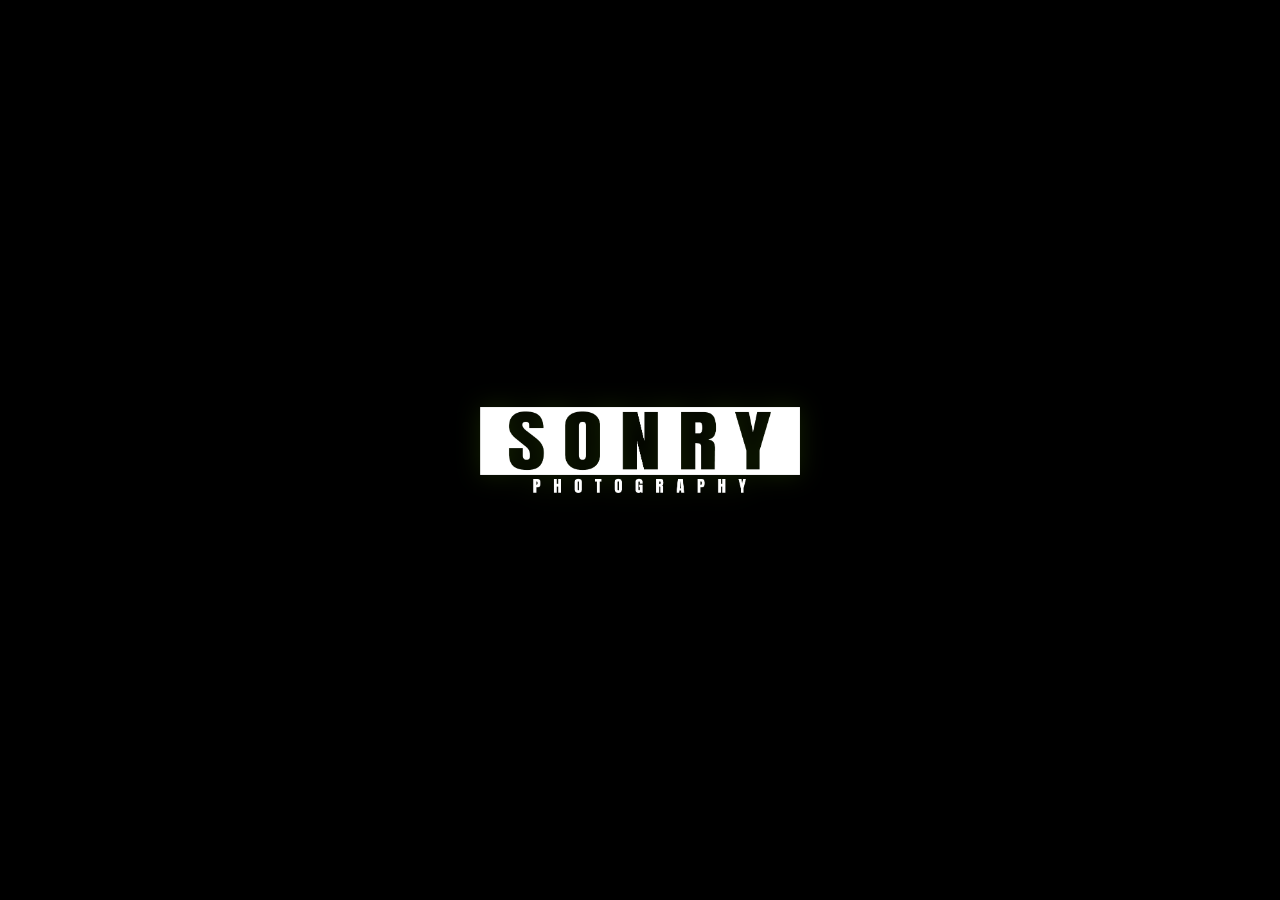
<file: index.html>
<!doctype html>
<html lang="es">
<head>
  <meta charset="utf-8"><meta name="viewport" content="width=device-width, initial-scale=1">
  <meta name="theme-color" content="#090909"><title>Smok Game</title>
  <link rel="stylesheet" href="assets/css/app.css">
</head>
<body class="splash-body">
  <main class="splash">
    <img class="splash-logo" src="assets/intro-logo.png" alt="Smok Game">
  </main>
  <script>
    window.setTimeout(() => location.replace('login.html'), 1900);
  </script>
</body>
</html>
</file>
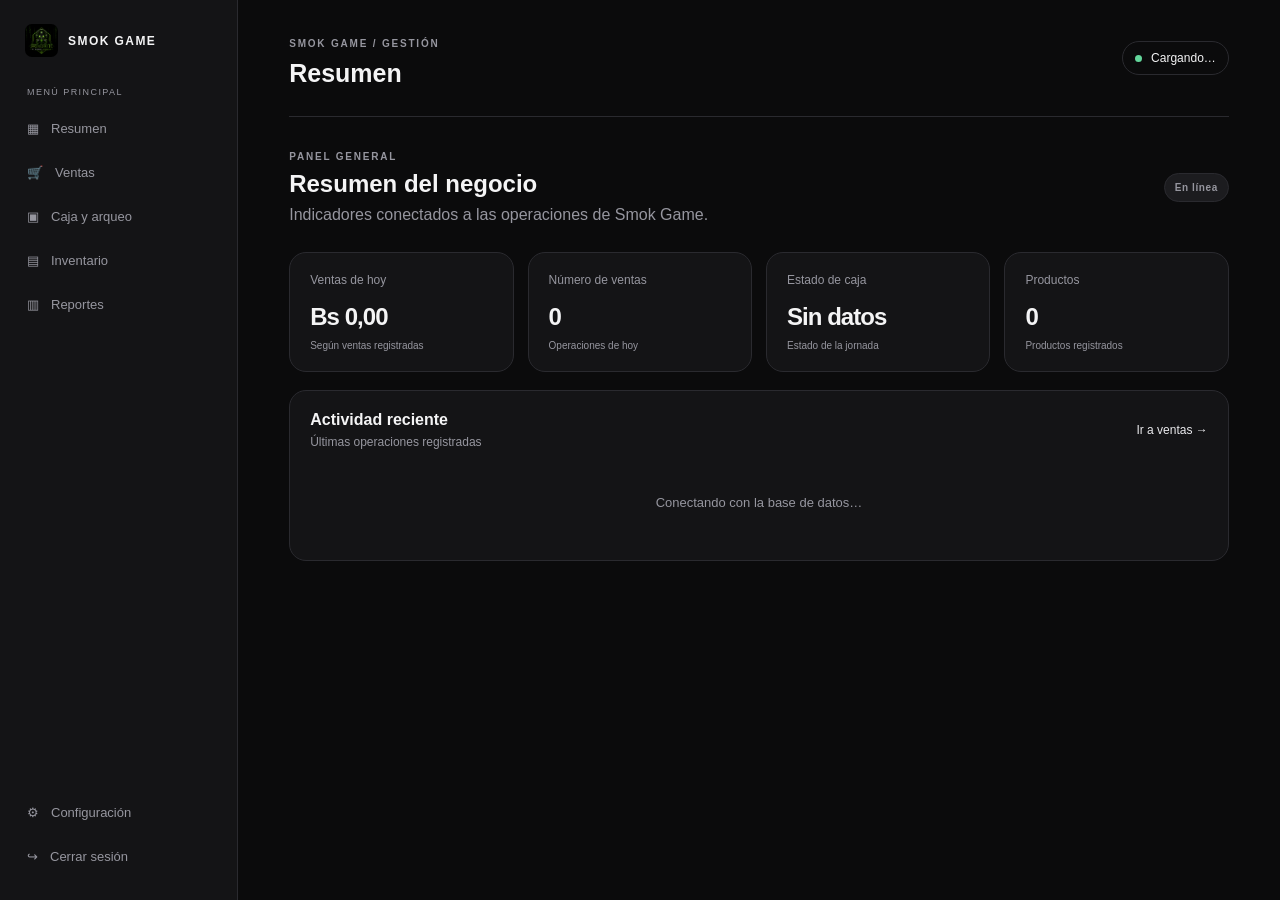
<file: app.html>
<!doctype html>
<html lang="es">
<head>
  <meta charset="utf-8"><meta name="viewport" content="width=device-width, initial-scale=1">
  <title>Panel · Smok Game</title><link rel="stylesheet" href="assets/css/app.css">
</head>
<body data-page="dashboard">
  <div class="app-shell">
    <aside class="sidebar">
      <a class="brand" href="app.html" aria-label="Volver al resumen del administrador">
  <img src="assets/smok-game-neon.jpg" alt="Smok Game">
  <span>SMOK GAME</span>
</a>
      <div class="sidebar-label">MENÚ PRINCIPAL</div>
      <nav id="main-nav">
        <a href="app.html" data-section="dashboard">▦ <span>Resumen</span></a>
        <a href="sales.html" data-section="sales">🛒 <span>Ventas</span></a>
        <a href="cash.html" data-section="cash">▣ <span>Caja y arqueo</span></a>
        <a href="inventory.html" data-section="inventory">▤ <span>Inventario</span></a>
        <a href="reports.html">▥ <span>Reportes</span></a>
      </nav>
      <div class="sidebar-bottom">
        <a href="app.html#settings" data-section="settings">⚙ <span>Configuración</span></a>
        <button id="logout-btn" class="nav-button">↪ <span>Cerrar sesión</span></button>
      </div>
    </aside>
    <main class="main-content">
      <header class="topbar"><div><p class="eyebrow">SMOK GAME / GESTIÓN</p><h1 id="page-title">Resumen</h1></div><div class="user-chip"><span class="status-dot"></span><span id="current-user">Cargando…</span></div></header>
      <section id="section-dashboard" class="content-section">
        <div class="welcome"><div><p class="eyebrow">PANEL GENERAL</p><h2>Resumen del negocio</h2><p class="muted">Indicadores conectados a las operaciones de Smok Game.</p></div><span class="badge">En línea</span></div>
        <div class="metric-grid">
          <article class="metric-card"><span>Ventas de hoy</span><strong id="metric-sales">Bs 0,00</strong><small>Según ventas registradas</small></article>
          <article class="metric-card"><span>Número de ventas</span><strong id="metric-count">0</strong><small>Operaciones de hoy</small></article>
          <article class="metric-card"><span>Estado de caja</span><strong id="metric-cash">Sin datos</strong><small>Estado de la jornada</small></article>
          <article class="metric-card"><span>Productos</span><strong id="metric-products">0</strong><small>Productos registrados</small></article>
        </div>
        <article class="panel"><div class="panel-heading"><div><h3>Actividad reciente</h3><p class="muted">Últimas operaciones registradas</p></div><a class="text-link" href="sales.html">Ir a ventas →</a></div><div id="recent-activity" class="empty-state">Conectando con la base de datos…</div></article>
      </section>
      <section id="section-cash" class="content-section hidden"><div class="welcome"><div><p class="eyebrow">OPERACIONES</p><h2>Caja y arqueo</h2><p class="muted">Aperturas, movimientos, cierres y diferencias.</p></div></div><article class="panel"><p>El módulo de caja se activará conectado a las tablas y permisos definidos en Supabase.</p></article></section>
      <section id="section-inventory" class="content-section hidden"><div class="welcome"><div><p class="eyebrow">CATÁLOGO</p><h2>Inventario</h2><p class="muted">Productos, existencias y movimientos.</p></div></div><article class="panel"><p>El módulo de inventario se conectará a la base de datos de Smok Game.</p></article></section>
      <section id="section-reports" class="content-section hidden"><div class="welcome"><div><p class="eyebrow">ANÁLISIS</p><h2>Reportes</h2><p class="muted">Ventas, métodos de pago, cierres y existencias.</p></div></div><article class="panel"><p>Los reportes se calcularán a partir de los datos reales registrados.</p></article></section>
      <section id="section-settings" class="content-section hidden"><div class="welcome"><div><p class="eyebrow">PERSONALIZACIÓN</p><h2>Configuración</h2><p class="muted">Apariencia y administración de usuarios.</p></div></div>
        <article class="panel"><div class="panel-heading"><div><h3>Apariencia</h3><p class="muted">El tema se guarda en este dispositivo.</p></div></div><div class="theme-grid">
          <button class="theme-option" data-theme="tierra"><i class="swatch tierra"></i><span>Tierra</span></button>
          <button class="theme-option" data-theme="carbon"><i class="swatch carbon"></i><span>Carbón</span></button>
          <button class="theme-option" data-theme="rosa"><i class="swatch rosa"></i><span>Rosa</span></button>
          <button class="theme-option" data-theme="bosque"><i class="swatch bosque"></i><span>Bosque</span></button>
          <button class="theme-option" data-theme="oceano"><i class="swatch oceano"></i><span>Océano</span></button>
          <button class="theme-option" data-theme="nieve"><i class="swatch nieve"></i><span>Nieve</span></button>
        </div></article>
        <article class="panel" id="users-panel"><div class="panel-heading"><div><h3>Usuarios y permisos</h3><p class="muted">Crea cuentas y asigna permisos individuales.</p></div><button id="new-user-btn" class="primary-btn compact">＋ Crear usuario</button></div><div id="users-table-wrap" class="table-wrap"><p class="muted">Cargando usuarios…</p></div>
          <div id="user-form-wrap" class="hidden">
            <form id="user-form" class="user-form"><h3>Nuevo trabajador</h3><label>Nombre completo<input name="full_name" required></label><label>Nombre de usuario<input name="username" pattern="[a-zA-Z0-9._-]{3,32}" required></label><label>Contraseña inicial<input name="password" type="password" minlength="10" required></label>
            <p class="muted small">La contraseña debe tener al menos 10 caracteres. No se podrá consultar después de crear la cuenta; podrás restablecerla.</p>
            <div id="permission-list" class="permission-grid"></div><p id="user-form-error" class="error"></p><div class="form-actions"><button type="button" id="cancel-user-btn" class="secondary-btn">Cancelar</button><button class="primary-btn" type="submit">Crear usuario</button></div></form>
          </div>
        </article>
      </section>
    </main>
  </div>
  <script type="module" src="assets/js/app.js"></script>
</body>
</html>
</file>
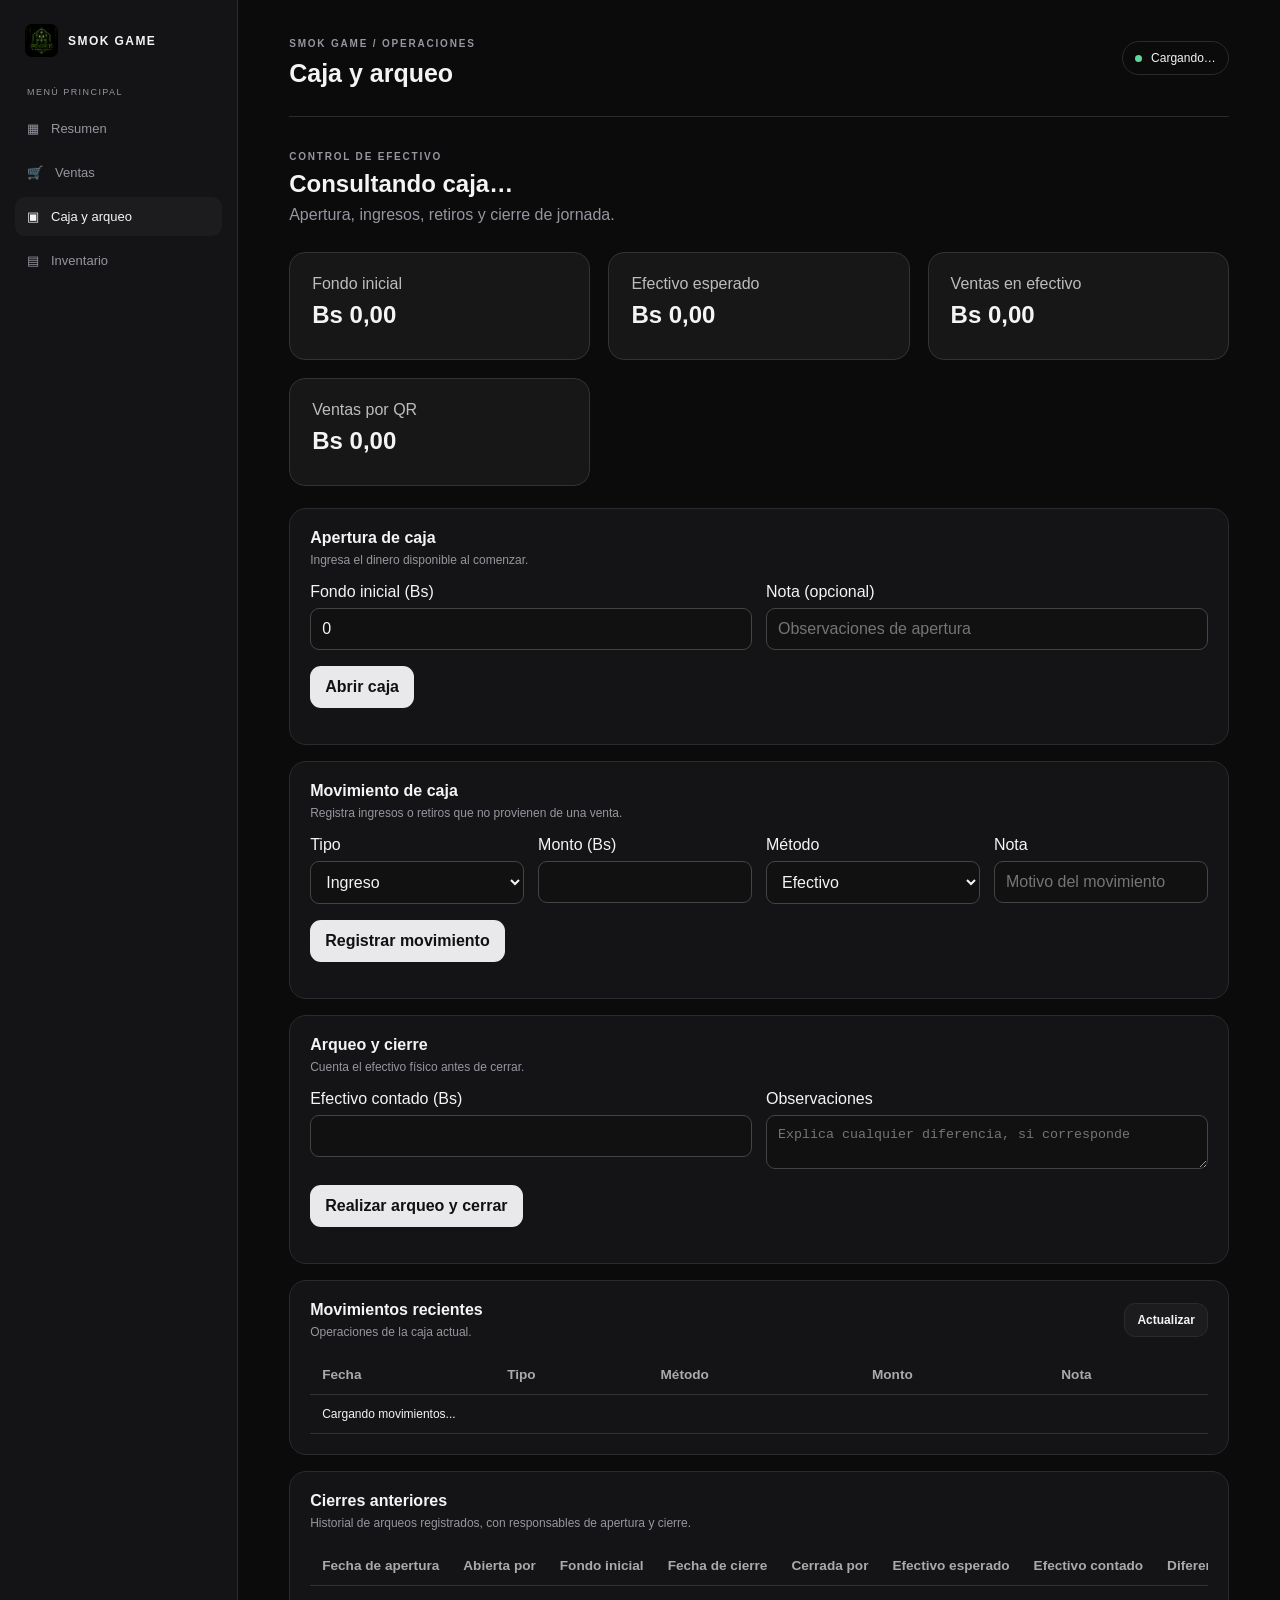
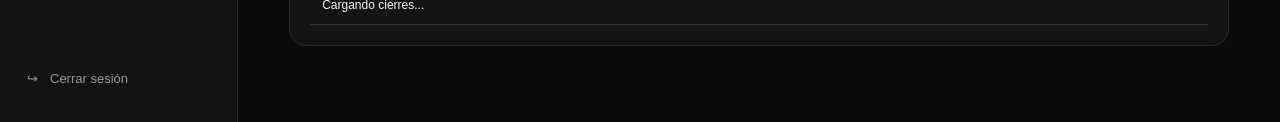
<file: cash.html>
<html lang="es">
<head>
  <meta charset="utf-8">
  <meta name="viewport" content="width=device-width, initial-scale=1">
  <title>Caja y arqueo · Smok Game</title>
  <link rel="stylesheet" href="assets/css/app.css">
  <style>
    .cash-grid {
      display: grid;
      grid-template-columns: repeat(auto-fit, minmax(230px, 1fr));
      gap: 18px;
      margin-bottom: 22px;
    }

    .cash-card {
      padding: 22px;
      border: 1px solid var(--border-color, #333);
      border-radius: 16px;
      background: var(--panel-bg, #171717);
    }

    .cash-card h3 { margin: 0 0 10px; }
    .cash-card strong { font-size: 1.5rem; display: block; margin: 8px 0; }

    .cash-form {
      display: grid;
      grid-template-columns: repeat(auto-fit, minmax(200px, 1fr));
      gap: 14px;
    }

    .cash-form label {
      display: flex;
      flex-direction: column;
      gap: 7px;
    }

    .cash-form input,
    .cash-form select,
    .cash-form textarea {
      width: 100%;
      padding: 11px;
      border-radius: 9px;
      border: 1px solid var(--border-color, #444);
      background: var(--input-bg, #111);
      color: inherit;
    }

    .cash-actions {
      display: flex;
      gap: 10px;
      flex-wrap: wrap;
      margin-top: 16px;
    }

    .cash-table {
      width: 100%;
      border-collapse: collapse;
    }

    .cash-table th,
    .cash-table td {
      text-align: left;
      padding: 12px;
      border-bottom: 1px solid var(--border-color, #333);
      white-space: nowrap;
    }

    .cash-table th {
      font-size: 0.85rem;
      color: var(--text-muted, #aaa);
    }

    .cash-message { margin-top: 12px; }
    .cash-positive { color: #48d597; }
    .cash-negative { color: #ff8585; }
    .cash-muted { opacity: 0.75; }

    .cash-table-wrap {
      width: 100%;
      overflow-x: auto;
    }

    @media (max-width: 600px) {
      .cash-card { padding: 16px; }
      .cash-card strong { font-size: 1.3rem; }
      .cash-table th,
      .cash-table td { padding: 10px; }
    }
  </style>
</head>
<body>
  <div class="app-shell">
    <aside class="sidebar">
      <a class="brand" href="app.html">
        <img src="assets/smok-game-neon.jpg" alt="">
        <span>SMOK GAME</span>
      </a>
  <div class="sidebar-label">MENÚ PRINCIPAL</div>

  <nav id="cash-nav">
    <a href="app.html">▦ <span>Resumen</span></a>
    <a href="sales.html">🛒 <span>Ventas</span></a>
    <a href="cash.html" class="active">▣ <span>Caja y arqueo</span></a>
    <a href="inventory.html">▤ <span>Inventario</span></a>
  </nav>

  <div class="sidebar-bottom">
    <button id="cash-logout" class="nav-button" type="button">
      ↪ <span>Cerrar sesión</span>
    </button>
  </div>
</aside>

<main class="main-content">
  <header class="topbar">
    <div>
      <p class="eyebrow">SMOK GAME / OPERACIONES</p>
      <h1>Caja y arqueo</h1>
    </div>

    <div class="user-chip">
      <span class="status-dot"></span>
      <span id="cash-user">Cargando…</span>
    </div>
  </header>

  <section class="content-section">
    <div class="welcome">
      <div>
        <p class="eyebrow">CONTROL DE EFECTIVO</p>
        <h2 id="cash-status-title">Consultando caja…</h2>
        <p class="muted">Apertura, ingresos, retiros y cierre de jornada.</p>
      </div>
    </div>

    <!-- Resumen de caja -->
    <div class="cash-grid">
      <article class="cash-card">
        <span class="cash-muted">Fondo inicial</span>
        <strong id="cash-opening">Bs 0,00</strong>
      </article>

      <article class="cash-card">
        <span class="cash-muted">Efectivo esperado</span>
        <strong id="cash-expected">Bs 0,00</strong>
      </article>

      <article class="cash-card">
        <span class="cash-muted">Ventas en efectivo</span>
        <strong id="cash-sales">Bs 0,00</strong>
      </article>

      <article class="cash-card">
        <span class="cash-muted">Ventas por QR</span>
        <strong id="cash-qr">Bs 0,00</strong>
      </article>
    </div>

    <!-- Apertura -->
    <article class="panel">
      <div class="panel-heading">
        <div>
          <h3>Apertura de caja</h3>
          <p class="muted">Ingresa el dinero disponible al comenzar.</p>
        </div>
      </div>

      <form id="cash-open-form">
        <div class="cash-form">
          <label>
            Fondo inicial (Bs)
            <input id="opening-amount" type="number" min="0" step="0.01" value="0" required>
          </label>

          <label>
            Nota (opcional)
            <input id="opening-note" maxlength="250" placeholder="Observaciones de apertura">
          </label>
        </div>

        <div class="cash-actions">
          <button class="primary-btn" type="submit" id="cash-open-btn">Abrir caja</button>
        </div>
      </form>
    </article>

    <!-- Movimientos de caja -->
    <article class="panel">
      <div class="panel-heading">
        <div>
          <h3>Movimiento de caja</h3>
          <p class="muted">Registra ingresos o retiros que no provienen de una venta.</p>
        </div>
      </div>

      <form id="cash-movement-form">
        <div class="cash-form">
          <label>
            Tipo
            <select id="movement-type">
              <option value="income">Ingreso</option>
              <option value="withdrawal">Retiro</option>
            </select>
          </label>

          <label>
            Monto (Bs)
            <input id="movement-amount" type="number" min="0.01" step="0.01" required>
          </label>

          <label>
            Método
            <select id="movement-method">
              <option value="efectivo">Efectivo</option>
              <option value="qr">QR</option>
            </select>
          </label>

          <label>
            Nota
            <input id="movement-note" maxlength="250" placeholder="Motivo del movimiento" required>
          </label>
        </div>

        <div class="cash-actions">
          <button class="primary-btn" type="submit" id="cash-movement-btn">
            Registrar movimiento
          </button>
        </div>
      </form>

      <p id="cash-movement-message" class="cash-message" aria-live="polite"></p>
    </article>

    <!-- Arqueo y cierre -->
    <article class="panel">
      <div class="panel-heading">
        <div>
          <h3>Arqueo y cierre</h3>
          <p class="muted">Cuenta el efectivo físico antes de cerrar.</p>
        </div>
      </div>

      <form id="cash-close-form">
        <div class="cash-form">
          <label>
            Efectivo contado (Bs)
            <input id="counted-cash" type="number" min="0" step="0.01" required>
          </label>

          <label>
            Observaciones
            <textarea id="close-note" rows="2" maxlength="500"
              placeholder="Explica cualquier diferencia, si corresponde"></textarea>
          </label>
        </div>

        <div class="cash-actions">
          <button class="primary-btn" type="submit" id="cash-close-btn">
            Realizar arqueo y cerrar
          </button>
        </div>
      </form>

      <p id="cash-close-message" class="cash-message" aria-live="polite"></p>
    </article>

    <!-- Movimientos recientes -->
    <article class="panel">
      <div class="panel-heading">
        <div>
          <h3>Movimientos recientes</h3>
          <p class="muted">Operaciones de la caja actual.</p>
        </div>

        <button id="cash-refresh" class="secondary-btn compact" type="button">
          Actualizar
        </button>
      </div>

      <div class="cash-table-wrap">
        <table class="cash-table">
          <thead>
            <tr>
              <th>Fecha</th>
              <th>Tipo</th>
              <th>Método</th>
              <th>Monto</th>
              <th>Nota</th>
            </tr>
          </thead>

          <tbody id="cash-movements">
            <tr><td colspan="5">Cargando movimientos...</td></tr>
          </tbody>
        </table>
      </div>
    </article>

    <!-- Historial de cierres -->
    <article class="panel">
      <div class="panel-heading">
        <div>
          <h3>Cierres anteriores</h3>
          <p class="muted">
            Historial de arqueos registrados, con responsables de apertura y cierre.
          </p>
        </div>
      </div>

      <div class="cash-table-wrap">
        <table class="cash-table">
          <thead>
            <tr>
              <th>Fecha de apertura</th>
              <th>Abierta por</th>
              <th>Fondo inicial</th>
              <th>Fecha de cierre</th>
              <th>Cerrada por</th>
              <th>Efectivo esperado</th>
              <th>Efectivo contado</th>
              <th>Diferencia</th>
            </tr>
          </thead>

          <tbody id="cash-closures">
            <tr><td colspan="8">Cargando cierres...</td></tr>
          </tbody>
        </table>
      </div>
    </article>
  </section>
</main>
  </div>
  <script type="module" src="assets/js/cash.js"></script>
</body>
</html>
</file>
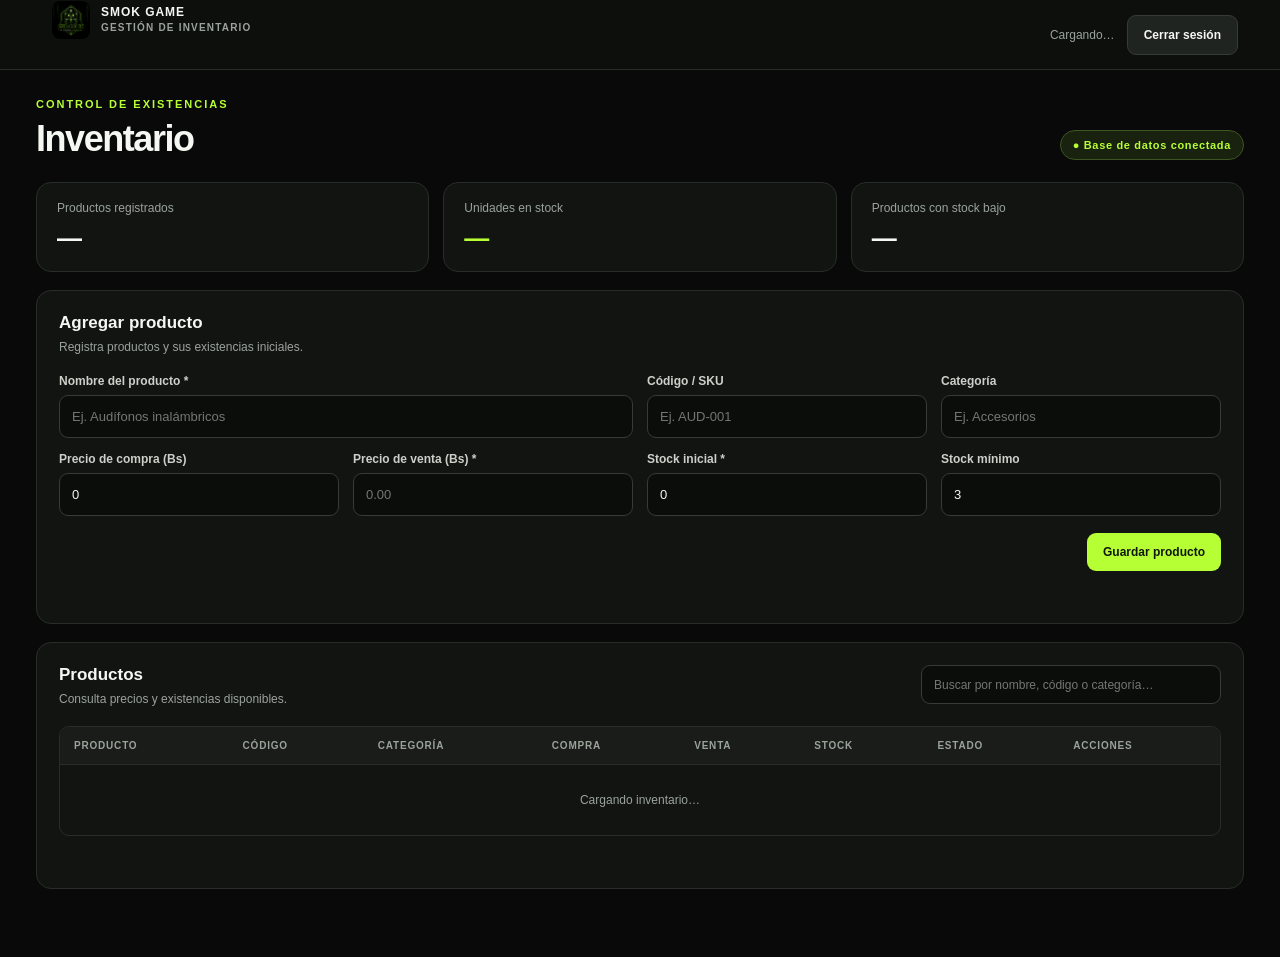
<file: inventory.html>
<!doctype html>
<html lang="es">
<head>
  <meta charset="utf-8">
  <meta name="viewport" content="width=device-width, initial-scale=1">
  <meta name="theme-color" content="#090909">
  <title>Inventario · Smok Game</title>
  <link rel="stylesheet" href="assets/css/app.css">
  <style>
    :root{--sg-bg:#090909;--sg-panel:#121412;--sg-line:#292d29;--sg-text:#f4f7f2;--sg-muted:#9aa39a;--sg-green:#b7ff35;--sg-red:#ff6666}
    body.inventory-body{margin:0;background:var(--sg-bg);color:var(--sg-text);font-family:Inter,-apple-system,BlinkMacSystemFont,"Segoe UI",sans-serif}
    .inv-header{min-height:70px;padding:0 clamp(15px,4vw,42px);display:flex;align-items:center;justify-content:space-between;gap:12px;border-bottom:1px solid var(--sg-line);background:#0d0f0d}
    .brand {
  display: inline-flex;
  align-items: center;
  gap: 11px;
  align-self: center;
  color: var(--sg-text);
  text-decoration: none;
  font-weight: 800;
  letter-spacing: .08em;
  line-height: 1.2;
  cursor: pointer;
  flex-shrink: 0;
}

.brand img {
  display: block;
  width: 38px;
  height: 38px;
  object-fit: contain;
  border-radius: 8px;
  flex-shrink: 0;
}

.brand span {
  display: block;
}

.brand small {
  display: block;
  color: var(--sg-muted);
  font-size: 10px;
  letter-spacing: .12em;
  margin-top: 3px;
}
    .user-area{display:flex;align-items:center;gap:12px;color:var(--sg-muted);font-size:12px}
    .inv-wrap{max-width:1450px;margin:auto;padding:28px clamp(14px,3vw,36px) 50px}
    .page-heading{display:flex;align-items:flex-end;justify-content:space-between;gap:12px;margin-bottom:22px}.eyebrow{font-size:11px;letter-spacing:.18em;color:var(--sg-green);font-weight:800;margin:0 0 8px}.page-heading h1{font-size:clamp(26px,3vw,36px);margin:0;letter-spacing:-.04em}.badge{border:1px solid #3d5523;background:#18220e;color:var(--sg-green);padding:8px 12px;border-radius:999px;font-size:11px;font-weight:700}
    .stats{display:grid;grid-template-columns:repeat(3,minmax(0,1fr));gap:14px;margin-bottom:18px}.stat,.panel{background:var(--sg-panel);border:1px solid var(--sg-line);border-radius:15px}.stat{padding:18px 20px}.stat span{display:block;color:var(--sg-muted);font-size:12px;margin-bottom:9px}.stat strong{font-size:25px;letter-spacing:-.04em}.stat strong.green{color:var(--sg-green)}
    .panel{padding:22px;margin-bottom:18px}.panel-head{display:flex;align-items:flex-start;justify-content:space-between;gap:12px;margin-bottom:18px}.panel h2{font-size:17px;margin:0 0 5px}.sub{font-size:12px;color:var(--sg-muted);margin:0;line-height:1.5}
    .form-grid{display:grid;grid-template-columns:repeat(4,minmax(0,1fr));gap:14px}.field{display:flex;flex-direction:column;gap:7px;min-width:0}.field label{font-size:12px;color:#cbd1c8;font-weight:650}.field input,.field select,.field textarea{box-sizing:border-box;width:100%;min-height:43px;border:1px solid #353b35;background:#0b0d0b;color:var(--sg-text);border-radius:9px;padding:10px 12px;font:inherit;font-size:13px;outline:none}.field input:focus,.field select:focus{border-color:var(--sg-green);box-shadow:0 0 0 2px #b7ff351c}.field input[readonly]{color:var(--sg-muted)}.span-2{grid-column:span 2}.form-actions{display:flex;gap:10px;justify-content:flex-end;margin-top:17px}
    .btn{border:0;border-radius:9px;padding:12px 16px;font-weight:800;font-size:12px;cursor:pointer}.btn-primary{background:var(--sg-green);color:#11170a}.btn-secondary{background:#202420;color:var(--sg-text);border:1px solid #353b35}.btn:disabled{opacity:.5;cursor:not-allowed}
    .toolbar{display:flex;gap:10px;align-items:center}.search{width:min(300px,45vw);min-height:39px;box-sizing:border-box;border:1px solid #353b35;background:#0b0d0b;color:var(--sg-text);border-radius:9px;padding:9px 12px;font-size:12px}
    .table-scroll{overflow:auto;border:1px solid var(--sg-line);border-radius:10px}table{border-collapse:collapse;width:100%;min-width:760px;text-align:left}th,td{padding:13px 14px;border-bottom:1px solid var(--sg-line);font-size:12px;white-space:nowrap}th{background:#191c19;color:var(--sg-muted);font-size:10px;letter-spacing:.08em;text-transform:uppercase}tbody tr:last-child td{border-bottom:0}tbody tr:hover{background:#171a17}.stock-pill{display:inline-flex;padding:5px 8px;border-radius:99px;background:#19230f;color:var(--sg-green);font-size:10px;font-weight:800}.stock-low{background:#2a1d0b;color:#ffbf69}.stock-out{background:#301515;color:#ff7777}.row-btn{background:transparent;color:var(--sg-green);border:1px solid #3d5523;border-radius:7px;padding:6px 9px;font-size:11px;cursor:pointer}.row-btn + .row-btn{margin-left:5px}.message{font-size:12px;line-height:1.5;margin:12px 0 0;min-height:18px}.ok{color:var(--sg-green)}.error{color:var(--sg-red)}.empty{text-align:center;color:var(--sg-muted);padding:28px}
    @media(max-width:900px){.form-grid{grid-template-columns:repeat(2,minmax(0,1fr))}.stats{gap:10px}.stat{padding:15px}}
    @media(max-width:560px){.inv-header{min-height:62px}.brand{font-size:12px;gap:8px}.brand img{width:31px;height:31px}.brand small{font-size:8px}.user-area{gap:7px;font-size:10px}.user-area .btn{padding:9px;font-size:10px}.inv-wrap{padding-top:20px}.page-heading{align-items:flex-start}.badge{display:none}.stats{grid-template-columns:1fr}.stat strong{font-size:22px}.panel{padding:16px}.form-grid{grid-template-columns:1fr}.span-2{grid-column:auto}.panel-head{flex-direction:column}.toolbar{width:100%}.search{width:100%;flex:1}.form-actions{flex-direction:column-reverse}.form-actions .btn{width:100%}}
  </style>
</head>
<body class="inventory-body" data-page="inventory">
  <header class="inv-header">
    <div class="brand"><img src="assets/smok-game-neon.jpg" alt="Smok Game"><span>SMOK GAME<small>GESTIÓN DE INVENTARIO</small></span></div>
    <div class="user-area"><span id="inventory-user">Cargando…</span><button id="inventory-logout" class="btn btn-secondary">Cerrar sesión</button></div>
  </header>

  <main class="inv-wrap">
    <div class="page-heading">
      <div><p class="eyebrow">CONTROL DE EXISTENCIAS</p><h1>Inventario</h1></div>
      <span class="badge">● Base de datos conectada</span>
    </div>

    <section class="stats">
      <article class="stat"><span>Productos registrados</span><strong id="stat-products">—</strong></article>
      <article class="stat"><span>Unidades en stock</span><strong id="stat-units" class="green">—</strong></article>
      <article class="stat"><span>Productos con stock bajo</span><strong id="stat-low">—</strong></article>
    </section>

    <section class="panel">
      <div class="panel-head"><div><h2 id="form-title">Agregar producto</h2><p class="sub">Registra productos y sus existencias iniciales.</p></div></div>
      <form id="product-form">
        <input id="product-id" type="hidden">
        <div class="form-grid">
          <div class="field span-2"><label for="product-name">Nombre del producto *</label><input id="product-name" maxlength="140" required placeholder="Ej. Audífonos inalámbricos"></div>
          <div class="field"><label for="product-sku">Código / SKU</label><input id="product-sku" maxlength="80" placeholder="Ej. AUD-001"></div>
          <div class="field"><label for="product-category">Categoría</label><input id="product-category" maxlength="100" placeholder="Ej. Accesorios"></div>
          <div class="field"><label for="product-cost">Precio de compra (Bs)</label><input id="product-cost" type="number" min="0" step="0.01" value="0" required></div>
          <div class="field"><label for="product-price">Precio de venta (Bs) *</label><input id="product-price" type="number" min="0.01" step="0.01" required placeholder="0.00"></div>
          <div class="field"><label for="product-stock">Stock inicial *</label><input id="product-stock" type="number" min="0" step="1" value="0" required></div>
          <div class="field"><label for="product-minimum">Stock mínimo</label><input id="product-minimum" type="number" min="0" step="1" value="3" required></div>
        </div>
        <div class="form-actions"><button type="button" id="cancel-edit" class="btn btn-secondary" hidden>Cancelar edición</button><button type="submit" id="save-product" class="btn btn-primary">Guardar producto</button></div>
        <p id="form-message" class="message" role="status" aria-live="polite"></p>
      </form>
    </section>

    <section class="panel">
      <div class="panel-head">
        <div><h2>Productos</h2><p class="sub">Consulta precios y existencias disponibles.</p></div>
        <div class="toolbar"><input id="inventory-search" class="search" placeholder="Buscar por nombre, código o categoría…"></div>
      </div>
      <div class="table-scroll">
        <table>
          <thead><tr><th>Producto</th><th>Código</th><th>Categoría</th><th>Compra</th><th>Venta</th><th>Stock</th><th>Estado</th><th>Acciones</th></tr></thead>
          <tbody id="inventory-rows"><tr><td colspan="8" class="empty">Cargando inventario…</td></tr></tbody>
        </table>
      </div>
      <p id="list-message" class="message" role="status"></p>
    </section>
  </main>
  <script type="module" src="assets/js/inventory.js"></script>
</body>
</html>
</file>
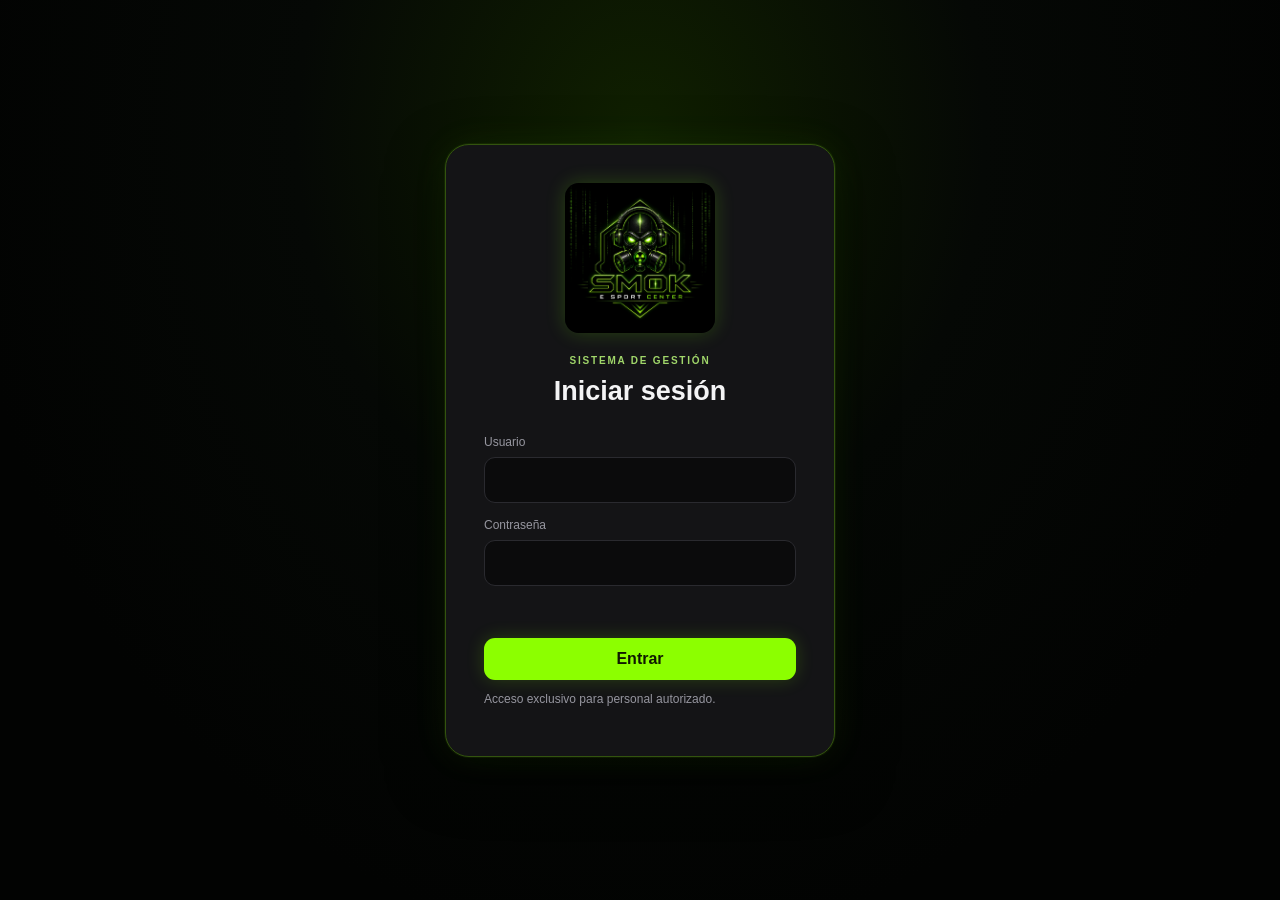
<file: login.html>
<!doctype html>
<html lang="es">
<head>
  <meta charset="utf-8"><meta name="viewport" content="width=device-width, initial-scale=1">
  <title>Iniciar sesión · Smok Game</title><link rel="stylesheet" href="assets/css/app.css">
</head>
<body class="login-body">
  <main class="login-card">
    <img class="login-logo" src="assets/smok-game-neon.jpg" alt="Smok Game">
    <p class="eyebrow">SISTEMA DE GESTIÓN</p><h1>Iniciar sesión</h1>
    <form id="login-form">
      <label for="username">Usuario</label><input id="username" name="username" autocomplete="username" required>
      <label for="password">Contraseña</label><input id="password" name="password" type="password" autocomplete="current-password" required>
      <p id="login-error" class="error" role="alert"></p>
      <button class="primary-btn" type="submit">Entrar</button>
    </form>
    <p class="muted small">Acceso exclusivo para personal autorizado.</p>
  </main>
  <script type="module" src="assets/js/login.js"></script>
</body>
</html>
</file>
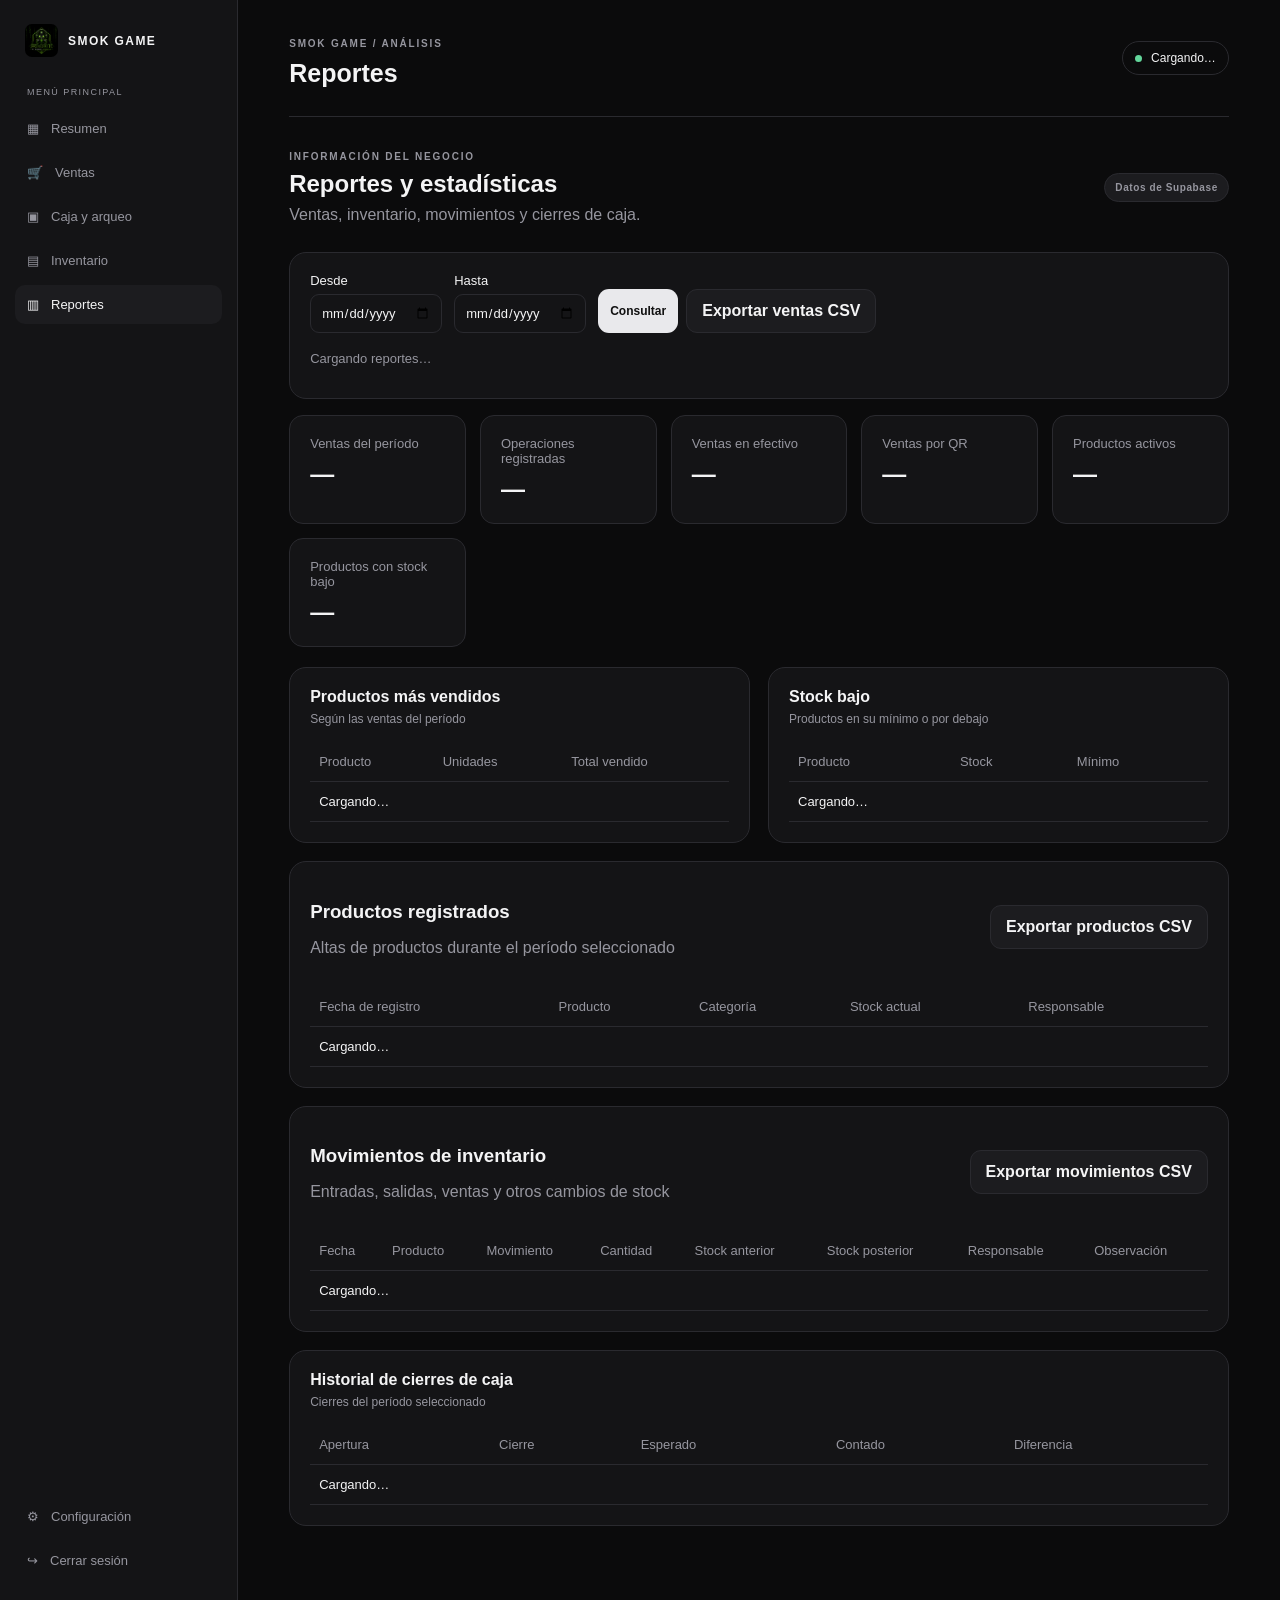
<file: reports.html>
<!DOCTYPE html>
<html lang="es">
<head>
  <meta charset="utf-8">
  <meta name="viewport" content="width=device-width, initial-scale=1">
  <title>Reportes · Smok Game</title>
  <link rel="stylesheet" href="assets/css/app.css">

  <style>
    .report-toolbar {
      display: flex;
      flex-wrap: wrap;
      gap: 12px;
      align-items: end;
      margin-bottom: 18px;
    }

    .report-toolbar label {
      display: flex;
      flex-direction: column;
      gap: 6px;
      font-size: 13px;
    }

    .report-toolbar input {
      padding: 10px;
      border-radius: 9px;
      border: 1px solid var(--border, #333);
      background: var(--surface, #181818);
      color: inherit;
    }

    .report-grid {
      display: grid;
      grid-template-columns: repeat(auto-fit, minmax(175px, 1fr));
      gap: 14px;
      margin-bottom: 20px;
    }

    .report-card {
      padding: 20px;
      border: 1px solid var(--border, #333);
      border-radius: 14px;
      background: var(--surface, #181818);
      min-width: 0;
    }

    .report-card span {
      display: block;
      font-size: 13px;
      color: var(--muted, #aaa);
      margin-bottom: 9px;
    }

    .report-card strong {
      font-size: 24px;
      overflow-wrap: anywhere;
    }

    .report-panel {
      min-width: 0;
      margin-bottom: 18px;
    }

    .report-columns {
      display: grid;
      grid-template-columns: repeat(
        auto-fit,
        minmax(min(100%, 390px), 1fr)
      );
      gap: 18px;
    }

    .report-table-wrap {
      width: 100%;
      overflow-x: auto;
    }

    .report-table {
      width: 100%;
      border-collapse: collapse;
    }

    .report-table th,
    .report-table td {
      text-align: left;
      padding: 12px 9px;
      border-bottom: 1px solid var(--border, #333);
      font-size: 13px;
      white-space: nowrap;
    }

    .report-table th {
      color: var(--muted, #aaa);
      font-weight: 500;
    }

    .report-message {
      margin: 12px 0;
      color: var(--muted, #aaa);
      font-size: 13px;
    }

    .report-error {
      color: #ff7777;
    }

    .report-actions {
      display: flex;
      flex-wrap: wrap;
      gap: 8px;
    }

    .report-actions button {
      cursor: pointer;
    }

    .report-empty {
      text-align: center;
      color: var(--muted, #aaa);
      padding: 18px !important;
    }

    .report-section-heading {
      display: flex;
      align-items: center;
      justify-content: space-between;
      flex-wrap: wrap;
      gap: 12px;
      margin-bottom: 14px;
    }

    .report-section-heading h3 {
      margin-bottom: 5px;
    }

    .report-badge {
      display: inline-flex;
      align-items: center;
      padding: 5px 9px;
      border-radius: 7px;
      background: var(--surface, #181818);
      border: 1px solid var(--border, #333);
      color: var(--muted, #aaa);
      font-size: 12px;
    }

    @media (max-width: 600px) {
      .report-card {
        padding: 15px;
      }

      .report-card strong {
        font-size: 21px;
      }
    }
  </style>
</head>

<body data-page="reports">
  <div class="app-shell">
    <aside class="sidebar">
      <a class="brand" href="app.html">
        <img src="assets/smok-game-neon.jpg" alt="">
        <span>SMOK GAME</span>
      </a>

      <div class="sidebar-label">MENÚ PRINCIPAL</div>

      <nav id="main-nav">
        <a href="app.html">▦ <span>Resumen</span></a>
        <a href="sales.html">🛒 <span>Ventas</span></a>
        <a href="cash.html">▣ <span>Caja y arqueo</span></a>
        <a href="inventory.html">▤ <span>Inventario</span></a>
        <a href="reports.html" class="active">▥ <span>Reportes</span></a>
      </nav>

      <div class="sidebar-bottom">
        <a href="app.html#settings">⚙ <span>Configuración</span></a>
        <button id="logout-btn" class="nav-button">
          ↪ <span>Cerrar sesión</span>
        </button>
      </div>
    </aside>

    <main class="main-content">
      <header class="topbar">
        <div>
          <p class="eyebrow">SMOK GAME / ANÁLISIS</p>
          <h1>Reportes</h1>
        </div>

        <div class="user-chip">
          <span class="status-dot"></span>
          <span id="current-user">Cargando…</span>
        </div>
      </header>

      <section class="content-section">
        <div class="welcome">
          <div>
            <p class="eyebrow">INFORMACIÓN DEL NEGOCIO</p>
            <h2>Reportes y estadísticas</h2>
            <p class="muted">
              Ventas, inventario, movimientos y cierres de caja.
            </p>
          </div>

          <span class="badge">Datos de Supabase</span>
        </div>

        <article class="panel">
          <div class="report-toolbar">
            <label>
              Desde
              <input id="date-from" type="date">
            </label>

            <label>
              Hasta
              <input id="date-to" type="date">
            </label>

            <div class="report-actions">
              <button id="apply-filter" class="primary-btn compact">
                Consultar
              </button>

              <button id="export-sales" class="secondary-btn">
                Exportar ventas CSV
              </button>
            </div>
          </div>

          <p id="report-message" class="report-message" role="status">
            Cargando reportes…
          </p>
        </article>

        <div class="report-grid">
          <article class="report-card">
            <span>Ventas del período</span>
            <strong id="total-sales">—</strong>
          </article>

          <article class="report-card">
            <span>Operaciones registradas</span>
            <strong id="sales-count">—</strong>
          </article>

          <article class="report-card">
            <span>Ventas en efectivo</span>
            <strong id="cash-sales">—</strong>
          </article>

          <article class="report-card">
            <span>Ventas por QR</span>
            <strong id="qr-sales">—</strong>
          </article>

          <article class="report-card">
            <span>Productos activos</span>
            <strong id="product-count">—</strong>
          </article>

          <article class="report-card">
            <span>Productos con stock bajo</span>
            <strong id="low-stock-count">—</strong>
          </article>
        </div>

        <div class="report-columns">
          <article class="panel report-panel">
            <div class="panel-heading">
              <div>
                <h3>Productos más vendidos</h3>
                <p class="muted">Según las ventas del período</p>
              </div>
            </div>

            <div class="report-table-wrap">
              <table class="report-table">
                <thead>
                  <tr>
                    <th>Producto</th>
                    <th>Unidades</th>
                    <th>Total vendido</th>
                  </tr>
                </thead>

                <tbody id="top-products">
                  <tr><td colspan="3">Cargando…</td></tr>
                </tbody>
              </table>
            </div>
          </article>

          <article class="panel report-panel">
            <div class="panel-heading">
              <div>
                <h3>Stock bajo</h3>
                <p class="muted">
                  Productos en su mínimo o por debajo
                </p>
              </div>
            </div>

            <div class="report-table-wrap">
              <table class="report-table">
                <thead>
                  <tr>
                    <th>Producto</th>
                    <th>Stock</th>
                    <th>Mínimo</th>
                  </tr>
                </thead>

                <tbody id="low-stock">
                  <tr><td colspan="3">Cargando…</td></tr>
                </tbody>
              </table>
            </div>
          </article>
        </div>

        <!-- PRODUCTOS REGISTRADOS -->
        <article class="panel report-panel">
          <div class="report-section-heading">
            <div>
              <h3>Productos registrados</h3>
              <p class="muted">
                Altas de productos durante el período seleccionado
              </p>
            </div>

            <button id="export-products" class="secondary-btn">
              Exportar productos CSV
            </button>
          </div>

          <div class="report-table-wrap">
            <table class="report-table">
              <thead>
                <tr>
                  <th>Fecha de registro</th>
                  <th>Producto</th>
                  <th>Categoría</th>
                  <th>Stock actual</th>
                  <th>Responsable</th>
                </tr>
              </thead>

              <tbody id="registered-products">
                <tr><td colspan="5">Cargando…</td></tr>
              </tbody>
            </table>
          </div>
        </article>

        <!-- MOVIMIENTOS DE INVENTARIO -->
        <article class="panel report-panel">
          <div class="report-section-heading">
            <div>
              <h3>Movimientos de inventario</h3>
              <p class="muted">
                Entradas, salidas, ventas y otros cambios de stock
              </p>
            </div>

            <button id="export-movements" class="secondary-btn">
              Exportar movimientos CSV
            </button>
          </div>

          <div class="report-table-wrap">
            <table class="report-table">
              <thead>
                <tr>
                  <th>Fecha</th>
                  <th>Producto</th>
                  <th>Movimiento</th>
                  <th>Cantidad</th>
                  <th>Stock anterior</th>
                  <th>Stock posterior</th>
                  <th>Responsable</th>
                  <th>Observación</th>
                </tr>
              </thead>

              <tbody id="inventory-movements">
                <tr><td colspan="8">Cargando…</td></tr>
              </tbody>
            </table>
          </div>
        </article>

        <!-- CIERRES DE CAJA -->
        <article class="panel report-panel">
          <div class="panel-heading">
            <div>
              <h3>Historial de cierres de caja</h3>
              <p class="muted">
                Cierres del período seleccionado
              </p>
            </div>
          </div>

          <div class="report-table-wrap">
            <table class="report-table">
              <thead>
                <tr>
                  <th>Apertura</th>
                  <th>Cierre</th>
                  <th>Esperado</th>
                  <th>Contado</th>
                  <th>Diferencia</th>
                </tr>
              </thead>

              <tbody id="cash-closures">
                <tr><td colspan="5">Cargando…</td></tr>
              </tbody>
            </table>
          </div>
        </article>
      </section>
    </main>
  </div>

  <script type="module" src="assets/js/reports.js"></script>
</body>
</html>
</file>
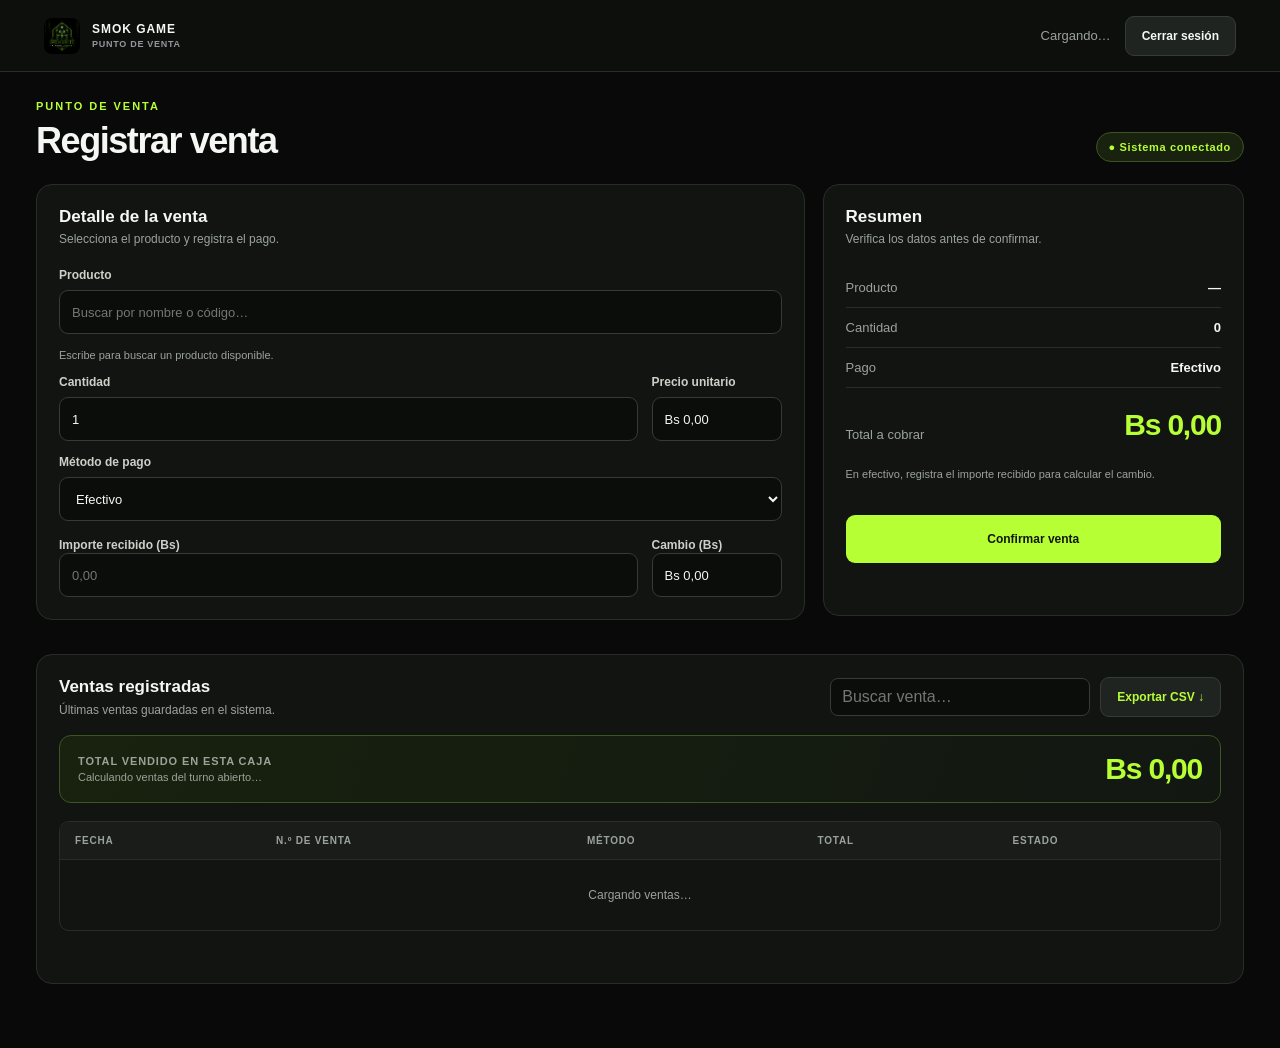
<file: sales.html>
<!doctype html>
<html lang="es">
<head>
  <meta charset="utf-8">
  <meta name="viewport" content="width=device-width, initial-scale=1">
  <meta name="theme-color" content="#090909">
  <title>Ventas · Smok Game</title>
  <link rel="stylesheet" href="assets/css/app.css">
  <style>
    :root{--sg-bg:#090909;--sg-panel:#121412;--sg-panel2:#171a17;--sg-line:#292d29;--sg-text:#f4f7f2;--sg-muted:#9aa39a;--sg-green:#b7ff35;--sg-red:#ff6666}
    body.sales-body{margin:0;background:var(--sg-bg);color:var(--sg-text);font-family:Inter,-apple-system,BlinkMacSystemFont,"Segoe UI",sans-serif}
    .sales-header{height:72px;padding:0 clamp(16px,4vw,44px);display:flex;align-items:center;justify-content:space-between;border-bottom:1px solid var(--sg-line);background:#0d0f0d}
    .brand{display:flex;align-items:center;gap:12px;font-weight:800;letter-spacing:.08em}.brand img{width:38px;height:38px;object-fit:contain;border-radius:8px}.brand small{display:block;color:var(--sg-muted);font-size:10px;letter-spacing:.12em;margin-top:3px}
    .sales-user{display:flex;align-items:center;gap:14px;color:var(--sg-muted);font-size:13px}
    .sales-wrap{max-width:1450px;margin:auto;padding:28px clamp(14px,3vw,36px) 48px}
    .sales-title{display:flex;align-items:flex-end;justify-content:space-between;gap:12px;margin-bottom:22px}.eyebrow{font-size:11px;letter-spacing:.18em;color:var(--sg-green);font-weight:800;margin:0 0 8px}.sales-title h1{font-size:clamp(26px,3vw,36px);margin:0;letter-spacing:-.04em}.muted{color:var(--sg-muted)}.badge{border:1px solid #3d5523;background:#18220e;color:var(--sg-green);padding:8px 12px;border-radius:999px;font-size:11px;font-weight:700}
    .sales-grid{display:grid;grid-template-columns:minmax(0,1.55fr) minmax(300px,.85fr);gap:18px;align-items:start}
    .panel{background:var(--sg-panel);border:1px solid var(--sg-line);border-radius:16px;padding:22px;min-width:0}
    .panel h2{font-size:17px;margin:0 0 5px}.panel-subtitle{font-size:12px;color:var(--sg-muted);margin:0 0 22px}
    .form-grid{display:grid;grid-template-columns:minmax(0,1fr) 130px;gap:14px}
    .field{display:flex;flex-direction:column;gap:8px;min-width:0}.field label{font-size:12px;color:#cbd1c8;font-weight:650}.field input,.field select,.field textarea{box-sizing:border-box;width:100%;min-height:44px;border:1px solid #353b35;background:#0b0d0b;color:var(--sg-text);border-radius:9px;padding:11px 12px;font:inherit;font-size:13px;outline:none}.field input:focus,.field select:focus,.field textarea:focus{border-color:var(--sg-green);box-shadow:0 0 0 2px #b7ff351c}.field textarea{resize:vertical;min-height:76px}
    .product-line{display:grid;grid-template-columns:minmax(0,1fr) 110px;gap:12px}.field-full{grid-column:1/-1}
    .inline-hint{font-size:11px;color:var(--sg-muted);margin:7px 0 0}
    .primary-btn,.secondary-btn,.export-btn{border:0;border-radius:9px;padding:12px 16px;font-weight:800;font-size:12px;cursor:pointer;transition:transform .15s,opacity .15s}.primary-btn{background:var(--sg-green);color:#11170a}.primary-btn:hover,.export-btn:hover{transform:translateY(-1px)}.primary-btn:disabled{opacity:.5;cursor:not-allowed;transform:none}.secondary-btn,.export-btn{background:#202420;color:var(--sg-text);border:1px solid #353b35}.export-btn{color:var(--sg-green)}
    .summary-panel{position:sticky;top:18px}.summary-row{display:flex;justify-content:space-between;gap:14px;padding:12px 0;border-bottom:1px solid var(--sg-line);font-size:13px}.summary-row span{color:var(--sg-muted)}.summary-total{padding:20px 0 14px;display:flex;align-items:end;justify-content:space-between;gap:10px}.summary-total span{font-size:13px;color:var(--sg-muted)}.summary-total strong{font-size:30px;letter-spacing:-.04em;color:var(--sg-green)}.payment-note{font-size:11px;color:var(--sg-muted);line-height:1.5;margin:10px 0 16px}.checkout-btn{width:100%;min-height:48px}.message{font-size:12px;line-height:1.5;margin:12px 0 0;min-height:18px}.message.ok{color:var(--sg-green)}.message.error{color:var(--sg-red)}
    .history-panel{margin-top:18px}.shift-total{display:flex;align-items:center;justify-content:space-between;gap:16px;margin:0 0 18px;padding:16px 18px;border:1px solid #3d5523;background:linear-gradient(110deg,#18220e,#121712);border-radius:12px}.shift-total-label{font-size:11px;color:var(--sg-muted);letter-spacing:.08em;text-transform:uppercase;font-weight:800}.shift-total strong{font-size:clamp(22px,3vw,30px);color:var(--sg-green);letter-spacing:-.04em}.shift-total small{display:block;color:var(--sg-muted);font-size:11px;margin-top:4px}.history-head{display:flex;align-items:center;justify-content:space-between;gap:14px;margin-bottom:18px}.history-head h2{margin:0}.history-actions{display:flex;align-items:center;gap:10px}.history-search{width:min(260px,45vw);min-height:38px;border:1px solid #353b35;background:#0b0d0b;color:var(--sg-text);border-radius:8px;padding:8px 11px;box-sizing:border-box}
    .table-scroll{overflow:auto;border:1px solid var(--sg-line);border-radius:10px}table{border-collapse:collapse;width:100%;min-width:600px;text-align:left}th,td{padding:13px 15px;border-bottom:1px solid var(--sg-line);font-size:12px;white-space:nowrap}th{background:#191c19;color:var(--sg-muted);font-size:10px;letter-spacing:.08em;text-transform:uppercase}tbody tr:last-child td{border-bottom:0}tbody tr:hover{background:#171a17}.status{display:inline-flex;padding:5px 8px;border-radius:99px;background:#19230f;color:var(--sg-green);font-size:10px;font-weight:800}.empty-row{text-align:center;color:var(--sg-muted);padding:28px}
    .cash-fields{display:none}.cash-fields.show{display:block}.hidden{display:none!important}
    @media(max-width:850px){.sales-grid{grid-template-columns:1fr}.summary-panel{position:static}.sales-wrap{padding-top:20px}.panel{padding:18px}}
    @media(max-width:520px){.sales-header{height:62px}.brand{font-size:12px;gap:8px}.brand img{width:31px;height:31px}.brand small{font-size:8px}.sales-user{gap:8px;font-size:11px}.sales-user .secondary-btn{padding:9px;font-size:10px}.sales-title{align-items:flex-start}.badge{display:none}.form-grid,.product-line{grid-template-columns:1fr}.history-head{align-items:flex-start;flex-direction:column}.history-actions{width:100%}.history-search{width:100%;flex:1}.history-actions .export-btn{white-space:nowrap}.summary-total strong{font-size:26px}}
  </style>
</head>
<body class="sales-body" data-page="sales">
  <header class="sales-header">
    <div class="brand"><img src="assets/smok-game-neon.jpg" alt="Smok Game"><span>SMOK GAME<small>PUNTO DE VENTA</small></span></div>
    <div class="sales-user"><span id="sales-user">Cargando…</span><button id="sales-logout" class="secondary-btn">Cerrar sesión</button></div>
  </header>

  <main class="sales-wrap">
    <div class="sales-title">
      <div><p class="eyebrow">PUNTO DE VENTA</p><h1>Registrar venta</h1></div>
      <span class="badge">● Sistema conectado</span>
    </div>

    <div class="sales-grid">
      <section class="panel">
        <h2>Detalle de la venta</h2>
        <p class="panel-subtitle">Selecciona el producto y registra el pago.</p>
        <form id="sale-form">
          <div class="form-grid">
            <div class="field field-full">
              <label for="product-search">Producto</label>
              <input id="product-search" list="products-list" placeholder="Buscar por nombre o código…" autocomplete="off" required>
              <datalist id="products-list"></datalist>
              <p class="inline-hint" id="product-hint">Escribe para buscar un producto disponible.</p>
            </div>
            <div class="field">
              <label for="quantity">Cantidad</label>
              <input id="quantity" type="number" min="1" step="1" value="1" required>
            </div>
            <div class="field">
              <label for="unit-price">Precio unitario</label>
              <input id="unit-price" value="Bs 0,00" readonly>
            </div>
            <div class="field field-full">
              <label for="payment-method">Método de pago</label>
              <select id="payment-method" required>
                <option value="efectivo">Efectivo</option>
                <option value="qr">QR</option>
              </select>
            </div>
            <div class="field cash-fields show" id="cash-fields">
              <label for="amount-received">Importe recibido (Bs)</label>
              <input id="amount-received" type="number" min="0" step="0.01" placeholder="0,00">
            </div>
            <div class="field cash-fields show" id="change-field">
              <label for="change-amount">Cambio (Bs)</label>
              <input id="change-amount" value="Bs 0,00" readonly>
            </div>
          </div>
        </form>
      </section>

      <aside class="panel summary-panel">
        <h2>Resumen</h2>
        <p class="panel-subtitle">Verifica los datos antes de confirmar.</p>
        <div class="summary-row"><span>Producto</span><strong id="summary-product">—</strong></div>
        <div class="summary-row"><span>Cantidad</span><strong id="summary-quantity">0</strong></div>
        <div class="summary-row"><span>Pago</span><strong id="summary-payment">Efectivo</strong></div>
        <div class="summary-total"><span>Total a cobrar</span><strong id="summary-total">Bs 0,00</strong></div>
        <p class="payment-note" id="payment-note">En efectivo, registra el importe recibido para calcular el cambio.</p>
        <button id="complete-sale" class="primary-btn checkout-btn" type="button">Confirmar venta</button>
        <p id="sale-message" class="message" role="status" aria-live="polite"></p>
      </aside>
    </div>

    <section class="panel history-panel">
      <div class="history-head">
        <div><h2>Ventas registradas</h2><p class="panel-subtitle" style="margin:6px 0 0">Últimas ventas guardadas en el sistema.</p></div>
        <div class="history-actions"><input id="history-search" class="history-search" placeholder="Buscar venta…"><button id="export-csv" class="export-btn" type="button">Exportar CSV ↓</button></div>
      </div>
      <div class="shift-total"><div><div class="shift-total-label">Total vendido en esta caja</div><small id="shift-total-note">Calculando ventas del turno abierto…</small></div><strong id="shift-sales-total">Bs 0,00</strong></div>
      <div class="table-scroll">
        <table>
          <thead><tr><th>Fecha</th><th>N.º de venta</th><th>Método</th><th>Total</th><th>Estado</th></tr></thead>
          <tbody id="sales-history"><tr><td colspan="5" class="empty-row">Cargando ventas…</td></tr></tbody>
        </table>
      </div>
      <p id="history-message" class="message" role="status"></p>
    </section>
  </main>
  <script type="module" src="assets/js/sales.js"></script>
</body>
</html>
</file>
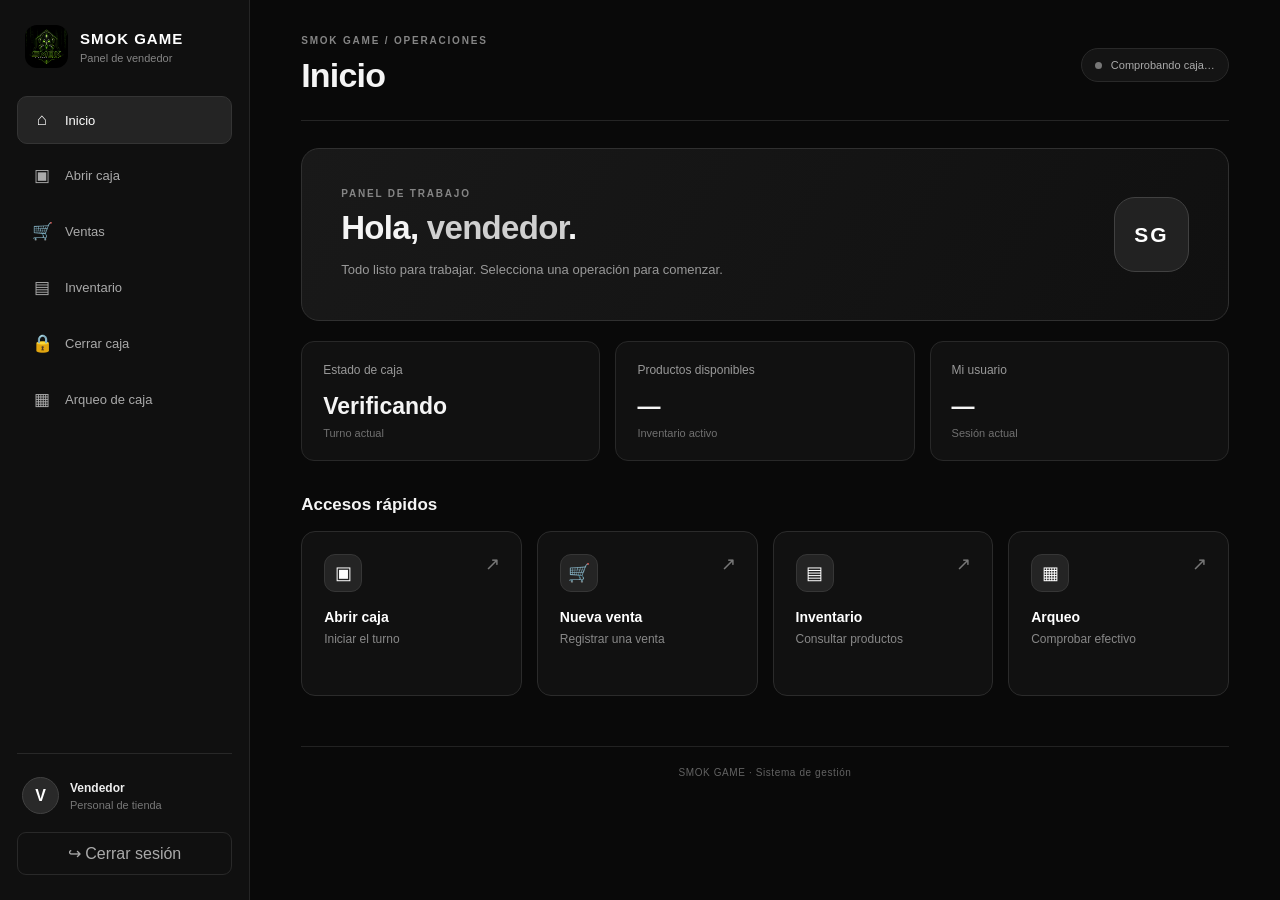
<file: vendedor.html>
<!doctype html>
<html lang="es">
<head>
  <meta charset="utf-8">
  <meta name="viewport" content="width=device-width, initial-scale=1">
  <meta name="theme-color" content="#090909">

  <title>Panel del vendedor · Smok Game</title>

  <link rel="stylesheet" href="assets/css/app.css">
  <link rel="stylesheet" href="assets/css/vendedor.css">
</head>

<body class="seller-body">

  <aside class="seller-sidebar">
    <a href="vendedor.html" class="seller-brand" aria-label="Volver al inicio del vendedor">
  <img src="assets/smok-game-neon.jpg" alt="Smok Game">
  <span>SMOK GAME<small>Panel de vendedor</small></span>
</a>

    <nav class="seller-nav" aria-label="Menú principal">
      <button class="seller-nav-item active" data-section="inicio">
        <span>⌂</span> Inicio
      </button>

      <button class="seller-nav-item" data-section="caja">
        <span>▣</span> Abrir caja
      </button>

      <button class="seller-nav-item" data-section="ventas">
        <span>🛒</span> Ventas
      </button>

      <button class="seller-nav-item" data-section="inventario">
        <span>▤</span> Inventario
      </button>

      <button class="seller-nav-item" data-section="cierre">
        <span>🔒</span> Cerrar caja
      </button>

      <button class="seller-nav-item" data-section="arqueo">
        <span>▦</span> Arqueo de caja
      </button>
    </nav>

    <div class="seller-sidebar-bottom">
      <div class="seller-user">
        <div class="seller-avatar" id="seller-avatar">V</div>
        <div>
          <strong id="seller-name">Vendedor</strong>
          <small>Personal de tienda</small>
        </div>
      </div>

      <button id="seller-logout" class="seller-logout">
        ↪ Cerrar sesión
      </button>
    </div>
  </aside>

  <main class="seller-main">

    <header class="seller-topbar">
      <div>
        <p class="seller-eyebrow">SMOK GAME / OPERACIONES</p>
        <h1 id="seller-page-title">Inicio</h1>
      </div>

      <div class="seller-status">
        <span class="seller-status-dot"></span>
        <span id="seller-cash-status">Comprobando caja…</span>
      </div>
    </header>

    <div id="seller-message" class="seller-message" role="status"></div>

    <!-- INICIO -->
    <section class="seller-section" id="section-inicio">
      <div class="seller-welcome">
        <div>
          <p class="seller-eyebrow">PANEL DE TRABAJO</p>
          <h2>Hola, <span id="seller-welcome-name">vendedor</span>.</h2>
          <p>Todo listo para trabajar. Selecciona una operación para comenzar.</p>
        </div>
        <div class="seller-welcome-icon">SG</div>
      </div>

      <div class="seller-stats">
        <article class="seller-stat-card">
          <span>Estado de caja</span>
          <strong id="seller-stat-cash">Verificando</strong>
          <small>Turno actual</small>
        </article>

        <article class="seller-stat-card">
          <span>Productos disponibles</span>
          <strong id="seller-stat-products">—</strong>
          <small>Inventario activo</small>
        </article>

        <article class="seller-stat-card">
          <span>Mi usuario</span>
          <strong id="seller-stat-user">—</strong>
          <small>Sesión actual</small>
        </article>
      </div>

      <h2 class="seller-section-heading">Accesos rápidos</h2>

      <div class="seller-quick-grid">
        <button class="seller-quick-card" data-section="caja">
          <span class="seller-quick-icon">▣</span>
          <strong>Abrir caja</strong>
          <small>Iniciar el turno</small>
          <span class="seller-quick-arrow">↗</span>
        </button>

        <button class="seller-quick-card" data-section="ventas">
          <span class="seller-quick-icon">🛒</span>
          <strong>Nueva venta</strong>
          <small>Registrar una venta</small>
          <span class="seller-quick-arrow">↗</span>
        </button>

        <button class="seller-quick-card" data-section="inventario">
          <span class="seller-quick-icon">▤</span>
          <strong>Inventario</strong>
          <small>Consultar productos</small>
          <span class="seller-quick-arrow">↗</span>
        </button>

        <button class="seller-quick-card" data-section="arqueo">
          <span class="seller-quick-icon">▦</span>
          <strong>Arqueo</strong>
          <small>Comprobar efectivo</small>
          <span class="seller-quick-arrow">↗</span>
        </button>
      </div>
    </section>

    <!-- ABRIR CAJA -->
    <section class="seller-section" id="section-caja" hidden>
      <div class="seller-panel">
        <div class="seller-panel-heading">
          <div>
            <p class="seller-eyebrow">TURNO DE TRABAJO</p>
            <h2>Abrir caja</h2>
            <p>Registra el efectivo inicial antes de comenzar a vender.</p>
          </div>
          <span class="seller-panel-icon">▣</span>
        </div>

        <form id="seller-open-form" class="seller-form">
          <label for="seller-opening-amount">Fondo inicial (Bs)</label>
          <input
            id="seller-opening-amount"
            type="number"
            min="0"
            step="0.01"
            value="0"
            required
          >

          <button type="submit" class="seller-primary-btn" id="seller-open-btn">
            Abrir caja
          </button>
        </form>

        <p class="seller-help">
          Si ya tienes una caja abierta, no abras otra. Comprueba primero el estado del turno.
        </p>
      </div>
    </section>

    <!-- VENTAS -->
    <section class="seller-section" id="section-ventas" hidden>
      <div class="seller-panel">
        <div class="seller-panel-heading">
          <div>
            <p class="seller-eyebrow">PUNTO DE VENTA</p>
            <h2>Ventas</h2>
            <p>Registra las ventas de la tienda.</p>
          </div>
          <span class="seller-panel-icon">🛒</span>
        </div>

        <div class="seller-notice">
          El módulo de ventas se conectará a la función de ventas existente de Smok Game.
          No se creará un sistema de ventas paralelo.
        </div>

        <a class="seller-primary-btn seller-link-btn" href="sales.html">
          Ir al módulo de ventas ↗
        </a>
      </div>
    </section>

    <!-- INVENTARIO -->
    <section class="seller-section" id="section-inventario" hidden>
      <div class="seller-panel">
        <div class="seller-panel-heading">
          <div>
            <p class="seller-eyebrow">PRODUCTOS</p>
            <h2>Inventario</h2>
            <p>Consulta los productos y registra nuevos artículos.</p>
          </div>
          <span class="seller-panel-icon">▤</span>
        </div>

        <div class="seller-notice">
          Abre el inventario existente para consultar, agregar o modificar productos
          según los permisos de tu cuenta.
        </div>

        <a class="seller-primary-btn seller-link-btn" href="inventory.html">
          Ir al inventario ↗
        </a>
      </div>
    </section>

    <!-- CERRAR CAJA -->
    <section class="seller-section" id="section-cierre" hidden>
      <div class="seller-panel">
        <div class="seller-panel-heading">
          <div>
            <p class="seller-eyebrow">FINALIZAR TURNO</p>
            <h2>Cerrar caja</h2>
            <p>Prepara el cierre del turno de trabajo.</p>
          </div>
          <span class="seller-panel-icon">🔒</span>
        </div>

        <div class="seller-notice">
          Antes de cerrar, verifica las ventas, los movimientos y el efectivo disponible.
          El cierre debe quedar registrado en la base de datos.
        </div>

        <button id="seller-go-arqueo" class="seller-primary-btn" type="button">
          Ir al arqueo de caja
        </button>
      </div>
    </section>

    <!-- ARQUEO -->
<section class="seller-section" id="section-arqueo" hidden>
  <div class="seller-panel">
    <div class="seller-panel-heading">
      <div>
        <p class="seller-eyebrow">FINALIZAR TURNO</p>
        <h2>Arqueo de caja</h2>
        <p>Introduce los importes que contaste al finalizar tu turno.</p>
      </div>
      <span class="seller-panel-icon">▦</span>
    </div>

    <form id="seller-close-form" class="seller-form">
      <label for="seller-counted-cash">Efectivo contado (Bs)</label>
      <input id="seller-counted-cash" type="number"
             min="0" max="9999999999.99" step="0.01" required>

      <label for="seller-qr-declared">Total QR declarado (Bs)</label>
      <input id="seller-qr-declared" type="number"
             min="0" max="9999999999.99" step="0.01" required>

      <label for="seller-close-note">Observaciones (opcional)</label>
      <textarea id="seller-close-note" rows="3" maxlength="500"
                placeholder="Observaciones del cierre"></textarea>

      <button type="submit" class="seller-primary-btn" id="seller-close-btn">
        Confirmar arqueo y cerrar caja
      </button>
    </form>
  </div>
</section>

    <!-- MI CUENTA -->
    <section class="seller-section" id="section-cuenta" hidden>
      <div class="seller-panel">
        <div class="seller-panel-heading">
          <div>
            <p class="seller-eyebrow">CUENTA PERSONAL</p>
            <h2>Mi cuenta</h2>
            <p>Información de tu sesión actual.</p>
          </div>
          <span class="seller-panel-icon">👤</span>
        </div>

        <dl class="seller-account-details">
          <div>
            <dt>Nombre</dt>
            <dd id="seller-account-name">—</dd>
          </div>
          <div>
            <dt>Usuario</dt>
            <dd id="seller-account-username">—</dd>
          </div>
          <div>
            <dt>Rol</dt>
            <dd>Vendedor</dd>
          </div>
        </dl>
      </div>
    </section>

    <footer class="seller-footer">
      SMOK GAME · Sistema de gestión
    </footer>

  </main>

  <script type="module" src="assets/js/vendedor.js"></script>
</body>
</html>
</file>
<file: assets/css/app.css>
:root{--bg:#0b0b0c;--surface:#141416;--surface2:#1c1c1f;--text:#f4f4f5;--muted:#96969f;--border:#2a2a2f;--accent:#e9e9ec;--accent-text:#111;--good:#63d69b;--danger:#ff7777;--shadow:0 18px 55px #0005;font-family:Inter,-apple-system,BlinkMacSystemFont,"Segoe UI",sans-serif;color:var(--text);background:var(--bg);font-synthesis:none}
:root[data-theme="tierra"]{--bg:#19130e;--surface:#251c15;--surface2:#34271d;--text:#f6eee5;--muted:#b9a895;--border:#4b3929;--accent:#d4a779;--accent-text:#1b130d}
:root[data-theme="carbon"]{--bg:#090909;--surface:#141416;--surface2:#202023;--text:#f4f4f5;--muted:#96969f;--border:#2a2a2f;--accent:#e9e9ec;--accent-text:#111}
:root[data-theme="rosa"]{--bg:#1b1017;--surface:#281822;--surface2:#392333;--text:#fff0f7;--muted:#c3a4b4;--border:#503044;--accent:#f0a8cb;--accent-text:#29101d}
:root[data-theme="bosque"]{--bg:#0c1711;--surface:#14231a;--surface2:#1e3225;--text:#eef8f0;--muted:#9db5a4;--border:#2b4935;--accent:#9ad0a5;--accent-text:#102016}
:root[data-theme="oceano"]{--bg:#0b141c;--surface:#13212c;--surface2:#1b3040;--text:#edf7ff;--muted:#9eb8ca;--border:#294658;--accent:#80d4ed;--accent-text:#09202a}
:root[data-theme="nieve"]{--bg:#f3f5f7;--surface:#fff;--surface2:#e9edf1;--text:#20242a;--muted:#68717d;--border:#d7dde4;--accent:#20242a;--accent-text:#fff;--shadow:0 18px 55px #18212c12}
*{box-sizing:border-box}body{margin:0;min-height:100vh;background:var(--bg);color:var(--text)}button,input,select{font:inherit}button,a{-webkit-tap-highlight-color:transparent}a{color:inherit;text-decoration:none}.hidden{display:none!important}.muted{color:var(--muted)}.small{font-size:12px}.eyebrow{font-size:10px;letter-spacing:.18em;color:var(--muted);font-weight:750}.error{color:var(--danger);font-size:13px;min-height:16px}
.splash-body{display:grid;place-items:center;overflow:hidden}.splash{text-align:center;animation:appear 1.1s cubic-bezier(.2,.8,.2,1) both}.splash-logo{width:88px;height:88px;animation:grow 1.3s cubic-bezier(.2,.8,.2,1) both}.splash-caption{font-size:11px;letter-spacing:.36em;color:#aaa;margin-top:20px}@keyframes grow{0%{transform:scale(.25);opacity:0}65%{opacity:1}100%{transform:scale(1)}}@keyframes appear{from{opacity:0}to{opacity:1}}
.login-body{display:grid;place-items:center;padding:24px;background:radial-gradient(ellipse at top,#202024 0,var(--bg) 58%)}.login-card{width:min(100%,390px);padding:38px;border:1px solid var(--border);border-radius:24px;background:var(--surface);box-shadow:var(--shadow)}.login-logo{display:block;width:62px;height:62px;margin:0 auto 22px}.login-card .eyebrow,.login-card h1{text-align:center}.login-card h1{font-size:27px;margin:10px 0 28px}.login-card label,.cart-footer label,.user-form label{display:block;font-size:12px;color:var(--muted);margin:15px 0 8px}.login-card input,.user-form input,.cart-footer input,.cart-footer select,.search-input{width:100%;border:1px solid var(--border);background:var(--bg);color:var(--text);border-radius:11px;padding:13px 14px;outline:none}.login-card input:focus,.user-form input:focus,.search-input:focus{border-color:var(--accent)}.primary-btn,.secondary-btn,.icon-button{border:0;border-radius:11px;padding:12px 15px;cursor:pointer;font-weight:700}.primary-btn{background:var(--accent);color:var(--accent-text)}.primary-btn:hover{filter:brightness(1.08)}.login-card .primary-btn{width:100%;margin-top:10px}.secondary-btn{background:var(--surface2);color:var(--text);border:1px solid var(--border)}.compact{padding:9px 12px;font-size:12px}
.app-shell{display:flex;min-height:100vh}.sidebar{width:238px;flex:0 0 238px;background:var(--surface);border-right:1px solid var(--border);padding:24px 15px;display:flex;flex-direction:column}.brand{display:flex;align-items:center;gap:10px;font-size:12px;font-weight:850;letter-spacing:.12em;padding:0 10px 30px}.brand img{width:33px;height:33px}.sidebar-label{font-size:9px;color:var(--muted);letter-spacing:.16em;padding:0 12px 12px}.sidebar nav,.sidebar-bottom{display:grid;gap:5px}.sidebar nav a,.sidebar-bottom a,.nav-button{display:flex;align-items:center;gap:12px;padding:12px;border-radius:10px;color:var(--muted);font-size:13px;text-align:left}.sidebar nav a.active,.sidebar nav a:hover,.sidebar-bottom a:hover,.nav-button:hover{background:var(--surface2);color:var(--text)}.sidebar-bottom{margin-top:auto}.nav-button{background:none;border:0;cursor:pointer}.main-content{flex:1;min-width:0;padding:28px clamp(18px,4vw,54px) 60px}.topbar{display:flex;justify-content:space-between;align-items:center;gap:20px;padding-bottom:28px;border-bottom:1px solid var(--border)}.topbar h1{font-size:25px;margin:7px 0 0}.user-chip{display:flex;align-items:center;gap:9px;padding:9px 12px;border:1px solid var(--border);border-radius:999px;font-size:12px}.status-dot{width:7px;height:7px;border-radius:50%;background:var(--good)}.content-section{padding-top:28px}.welcome{display:flex;align-items:center;justify-content:space-between;gap:20px;margin-bottom:22px}.welcome h2{font-size:24px;margin:8px 0}.welcome p{margin:6px 0}.badge{font-size:10px;font-weight:800;letter-spacing:.06em;border:1px solid var(--border);background:var(--surface2);border-radius:999px;padding:8px 10px;color:var(--muted)}.metric-grid{display:grid;grid-template-columns:repeat(4,minmax(0,1fr));gap:14px;margin-bottom:18px}.metric-card,.panel{background:var(--surface);border:1px solid var(--border);border-radius:17px;padding:20px}.metric-card span,.metric-card small{display:block;color:var(--muted);font-size:12px}.metric-card strong{display:block;font-size:24px;margin:16px 0 9px;letter-spacing:-.04em}.metric-card small{font-size:10px}.panel{margin-bottom:16px}.panel-heading{display:flex;align-items:center;justify-content:space-between;gap:15px;margin-bottom:16px}.panel-heading h3,.panel-heading h2{margin:0;font-size:16px}.panel-heading p{font-size:12px;margin:6px 0 0}.text-link{font-size:12px;color:var(--accent)}.empty-state{padding:30px 12px;text-align:center;color:var(--muted);font-size:13px}.theme-grid{display:grid;grid-template-columns:repeat(6,minmax(0,1fr));gap:10px}.theme-option{display:grid;justify-items:center;gap:10px;background:var(--surface2);color:var(--text);border:1px solid var(--border);border-radius:12px;padding:14px 8px;cursor:pointer;font-size:12px}.theme-option.selected{outline:2px solid var(--accent)}.swatch{width:32px;height:32px;border-radius:50%;display:block;border:1px solid #ffffff30}.swatch.tierra{background:linear-gradient(135deg,#d4a779,#4b3929)}.swatch.carbon{background:linear-gradient(135deg,#e9e9ec,#090909)}.swatch.rosa{background:linear-gradient(135deg,#f0a8cb,#503044)}.swatch.bosque{background:linear-gradient(135deg,#9ad0a5,#14231a)}.swatch.oceano{background:linear-gradient(135deg,#80d4ed,#13212c)}.swatch.nieve{background:linear-gradient(135deg,#fff,#d7dde4)}.table-wrap{overflow:auto}table{width:100%;border-collapse:collapse;font-size:12px}th,td{text-align:left;padding:12px;border-bottom:1px solid var(--border)}th{color:var(--muted);font-weight:600}.user-form{border-top:1px solid var(--border);padding-top:22px;margin-top:20px}.user-form h3{margin:0 0 15px}.permission-grid{display:grid;grid-template-columns:repeat(2,minmax(0,1fr));gap:8px;margin:18px 0}.permission-item{display:flex;align-items:flex-start;gap:9px;border:1px solid var(--border);border-radius:9px;padding:10px;font-size:12px}.permission-item input{width:auto;margin:2px 0 0}.form-actions{display:flex;justify-content:flex-end;gap:10px;margin-top:18px}
.sales-body{min-height:100vh}.sales-header{height:70px;border-bottom:1px solid var(--border);background:var(--surface);display:flex;align-items:center;justify-content:space-between;padding:0 clamp(16px,4vw,48px);gap:16px}.sales-header .brand{padding:0}.sales-header .brand small{font-size:9px;color:var(--muted);letter-spacing:.08em}.sales-user{display:flex;align-items:center;gap:12px;font-size:12px;color:var(--muted)}.sales-layout{display:grid;grid-template-columns:minmax(0,1fr) 360px;gap:24px;padding:28px clamp(16px,4vw,48px);max-width:1600px;margin:auto}.sales-heading{display:flex;align-items:center;justify-content:space-between;gap:12px;margin-bottom:24px}.sales-heading h1{font-size:27px;margin:8px 0}.search-label{display:block;font-size:12px;color:var(--muted);margin-bottom:8px}.product-grid{display:grid;grid-template-columns:repeat(auto-fill,minmax(170px,1fr));gap:12px;margin-top:16px}.product-card{border:1px solid var(--border);background:var(--surface);border-radius:14px;padding:16px;cursor:pointer;text-align:left;color:var(--text);min-height:120px}.product-card:hover{border-color:var(--accent)}.product-card strong{display:block;font-size:13px;margin-bottom:10px}.product-card span{display:block;font-size:11px;color:var(--muted)}.product-card b{display:block;margin-top:15px;font-size:15px}.cart-panel{position:sticky;top:18px;align-self:start;display:flex;flex-direction:column;min-height:calc(100vh - 106px);background:var(--surface);border:1px solid var(--border);border-radius:18px;padding:18px}.icon-button{background:var(--surface2);color:var(--text);font-size:21px;padding:4px 11px}.cart-items{flex:1;min-height:150px}.cart-item{display:grid;grid-template-columns:1fr auto;gap:8px;padding:12px 0;border-bottom:1px solid var(--border);font-size:12px}.cart-item small{display:block;color:var(--muted);margin-top:4px}.quantity-controls{display:flex;align-items:center;gap:7px;margin-top:8px}.quantity-controls button{background:var(--surface2);color:var(--text);border:1px solid var(--border);border-radius:6px;padding:3px 8px;cursor:pointer}.cart-footer{border-top:1px solid var(--border);padding-top:16px}.total-line{display:flex;align-items:center;justify-content:space-between;gap:10px;margin:10px 0 18px}.total-line strong{font-size:20px}.checkout-btn{width:100%;margin-top:16px;padding:15px}.sales-body .cart-footer label{margin-top:12px}
@media(max-width:1050px){.metric-grid{grid-template-columns:repeat(2,minmax(0,1fr))}.sales-layout{grid-template-columns:minmax(0,1fr) 320px}.theme-grid{grid-template-columns:repeat(3,minmax(0,1fr))}}
@media(max-width:760px){.sidebar{width:65px;flex-basis:65px;padding:18px 7px}.brand{padding:0 8px 24px}.brand span,.sidebar-label,.sidebar nav span,.sidebar-bottom span{display:none}.sidebar nav a,.sidebar-bottom a,.nav-button{justify-content:center;padding:13px 4px}.main-content{padding:20px 14px}.topbar{align-items:flex-start}.topbar h1{font-size:21px}.user-chip{max-width:130px;overflow:hidden}.metric-grid{gap:9px}.metric-card{padding:14px}.metric-card strong{font-size:20px}.sales-layout{display:flex;flex-direction:column;padding:18px 12px}.cart-panel{position:static;min-height:unset}.sales-header{padding:0 12px}.sales-header .brand span{font-size:10px}.sales-header .brand small{display:none}.sales-user{gap:7px}.sales-user .secondary-btn{font-size:10px;padding:8px}.permission-grid{grid-template-columns:1fr}.theme-grid{grid-template-columns:repeat(3,minmax(0,1fr))}}


/* Identidad Smok Game: negro + verde neón */
:root{--smok-neon:#8cff00;--smok-neon-soft:#b7ff42}
.splash-body{background:#020302}
.splash-logo{width:min(72vw,360px);height:auto;max-height:62vh;object-fit:contain;border-radius:8px;filter:drop-shadow(0 0 10px #70ff004d) drop-shadow(0 0 28px #72ff0033)}
.splash-caption{color:var(--smok-neon);text-shadow:0 0 12px #7cff0080;letter-spacing:.42em}
.login-body{background:radial-gradient(ellipse at 50% 15%,#102000 0,#050805 38%,#020302 75%)}
.login-card{border-color:#33530f;box-shadow:0 0 0 1px #8cff0010,0 0 35px #70ff0015,0 18px 55px #0009}
.login-logo{width:150px;height:150px;object-fit:cover;border-radius:14px;box-shadow:0 0 20px #78ff0033}
.login-card .eyebrow{color:#a0d66a}
.login-card input:focus{border-color:var(--smok-neon);box-shadow:0 0 0 3px #8cff0018}
.login-card .primary-btn{background:var(--smok-neon);color:#101800;box-shadow:0 0 18px #8cff0030}
.login-card .primary-btn:hover{box-shadow:0 0 25px #8cff0060}
.brand img{object-fit:cover;border-radius:7px}
.sales-header .brand img{width:36px;height:36px}

/* Logo propio de la pantalla inicial; el logo Smok Game del login permanece igual */
.splash-logo{width:min(82vw,560px);height:auto;max-height:76vh;object-fit:contain;border-radius:0;filter:drop-shadow(0 0 14px #70ff0040) drop-shadow(0 0 36px #72ff0028)}

/* Logo transparente del usuario para el splash sobre fondo negro */
.splash-body{background:#000}
.splash-logo{display:block;width:min(86vw,760px);height:auto;max-height:78vh;object-fit:contain;border-radius:0;filter:drop-shadow(0 0 12px #8cff0020);background:transparent}

/* Ajuste solicitado: logo inicial más pequeño y sin rótulo adicional */
.splash-logo{width:min(48vw,320px);max-height:48vh;object-fit:contain}
</file>
<file: assets/css/vendedor.css>
.seller-body {
  margin: 0;
  min-height: 100vh;
  background: #090909;
  color: #f5f5f5;
  font-family: -apple-system, BlinkMacSystemFont, "Segoe UI", sans-serif;
}

.seller-body * {
  box-sizing: border-box;
}

.seller-sidebar {
  position: fixed;
  inset: 0 auto 0 0;
  width: 250px;
  padding: 25px 17px;
  display: flex;
  flex-direction: column;
  background: #101010;
  border-right: 1px solid #252525;
  z-index: 10;
}

.seller-brand {
  display: flex;
  align-items: center;
  gap: 12px;
  padding: 0 8px 28px;
  color: #fff;
  text-decoration: none;
  font-size: 15px;
  font-weight: 800;
  letter-spacing: 1px;
}

.seller-brand img {
  width: 43px;
  height: 43px;
  object-fit: cover;
  border-radius: 12px;
}

.seller-brand small {
  display: block;
  margin-top: 5px;
  color: #858585;
  font-size: 11px;
  font-weight: 400;
  letter-spacing: 0;
}

.seller-nav {
  display: grid;
  gap: 7px;
}

.seller-nav-item {
  display: flex;
  align-items: center;
  gap: 13px;
  width: 100%;
  padding: 13px 14px;
  color: #aaa;
  background: transparent;
  border: 1px solid transparent;
  border-radius: 10px;
  text-align: left;
  font: inherit;
  font-size: 13px;
  cursor: pointer;
  transition: background .2s, color .2s, border-color .2s;
}

.seller-nav-item span {
  width: 20px;
  font-size: 17px;
  text-align: center;
}

.seller-nav-item:hover {
  color: #fff;
  background: #1a1a1a;
}

.seller-nav-item.active {
  color: #fff;
  background: #242424;
  border-color: #343434;
}

.seller-sidebar-bottom {
  margin-top: auto;
  padding-top: 18px;
  border-top: 1px solid #282828;
}

.seller-user {
  display: flex;
  align-items: center;
  gap: 11px;
  padding: 5px;
}

.seller-avatar {
  display: grid;
  place-items: center;
  width: 37px;
  height: 37px;
  color: #fff;
  background: #292929;
  border: 1px solid #414141;
  border-radius: 50%;
  font-weight: 700;
}

.seller-user strong,
.seller-user small {
  display: block;
}

.seller-user strong {
  max-width: 145px;
  overflow: hidden;
  color: #eee;
  font-size: 12px;
  text-overflow: ellipsis;
}

.seller-user small {
  margin-top: 4px;
  color: #777;
  font-size: 11px;
}

.seller-logout {
  width: 100%;
  margin-top: 13px;
  padding: 11px;
  color: #aaa;
  background: transparent;
  border: 1px solid #292929;
  border-radius: 9px;
  cursor: pointer;
}

.seller-logout:hover {
  color: #fff;
  background: #1b1b1b;
}

.seller-main {
  min-height: 100vh;
  margin-left: 250px;
  padding: 35px clamp(20px, 4vw, 55px) 20px;
}

.seller-topbar {
  display: flex;
  align-items: center;
  justify-content: space-between;
  gap: 20px;
  padding-bottom: 25px;
  border-bottom: 1px solid #252525;
}

.seller-eyebrow {
  margin: 0 0 10px;
  color: #858585;
  font-size: 10px;
  font-weight: 700;
  letter-spacing: 1.8px;
}

.seller-topbar h1 {
  margin: 0;
  font-size: clamp(25px, 3vw, 34px);
  font-weight: 650;
  letter-spacing: -.8px;
}

.seller-status {
  display: flex;
  align-items: center;
  gap: 9px;
  padding: 10px 13px;
  color: #aaa;
  background: #141414;
  border: 1px solid #292929;
  border-radius: 30px;
  font-size: 11px;
}

.seller-status-dot {
  width: 7px;
  height: 7px;
  background: #777;
  border-radius: 50%;
}

.seller-message {
  margin-top: 15px;
  color: #aaa;
  font-size: 13px;
}

.seller-message:empty {
  display: none;
}

.seller-section {
  padding-top: 27px;
}

.seller-welcome {
  display: flex;
  align-items: center;
  justify-content: space-between;
  gap: 20px;
  padding: clamp(23px, 4vw, 39px);
  background: linear-gradient(120deg, #191919, #101010);
  border: 1px solid #303030;
  border-radius: 18px;
}

.seller-welcome h2 {
  margin: 0;
  font-size: clamp(24px, 3vw, 33px);
  font-weight: 650;
  letter-spacing: -.7px;
}

.seller-welcome h2 span {
  color: #d0d0d0;
}

.seller-welcome p:last-child {
  max-width: 510px;
  margin: 12px 0 0;
  color: #999;
  font-size: 13px;
  line-height: 1.7;
}

.seller-welcome-icon {
  display: grid;
  place-items: center;
  flex: 0 0 75px;
  width: 75px;
  height: 75px;
  color: #fff;
  background: #222;
  border: 1px solid #414141;
  border-radius: 21px;
  font-size: 21px;
  font-weight: 800;
  letter-spacing: 2px;
}

.seller-stats {
  display: grid;
  grid-template-columns: repeat(3, minmax(0, 1fr));
  gap: 15px;
  margin-top: 20px;
}

.seller-stat-card {
  padding: 21px;
  background: #111;
  border: 1px solid #282828;
  border-radius: 13px;
}

.seller-stat-card > span,
.seller-stat-card > strong,
.seller-stat-card > small {
  display: block;
}

.seller-stat-card > span {
  color: #999;
  font-size: 12px;
}

.seller-stat-card > strong {
  margin-top: 16px;
  font-size: 23px;
  font-weight: 650;
}

.seller-stat-card > small {
  margin-top: 7px;
  color: #707070;
  font-size: 11px;
}

.seller-section-heading {
  margin: 34px 0 16px;
  font-size: 17px;
  font-weight: 600;
}

.seller-quick-grid {
  display: grid;
  grid-template-columns: repeat(2, minmax(0, 1fr));
  gap: 15px;
}

.seller-quick-card {
  position: relative;
  display: flex;
  flex-direction: column;
  align-items: flex-start;
  min-height: 165px;
  padding: 22px;
  color: #fff;
  background: #111;
  border: 1px solid #2b2b2b;
  border-radius: 14px;
  text-align: left;
  cursor: pointer;
  transition: transform .2s, background .2s, border-color .2s;
}

.seller-quick-card:hover {
  transform: translateY(-2px);
  background: #171717;
  border-color: #505050;
}

.seller-quick-icon {
  display: grid;
  place-items: center;
  width: 38px;
  height: 38px;
  margin-bottom: 17px;
  background: #242424;
  border: 1px solid #363636;
  border-radius: 11px;
  font-size: 18px;
}

.seller-quick-card strong {
  font-size: 14px;
}

.seller-quick-card small {
  margin-top: 7px;
  color: #888;
  font-size: 12px;
}

.seller-quick-arrow {
  position: absolute;
  top: 21px;
  right: 21px;
  color: #777;
  font-size: 18px;
}

.seller-panel {
  max-width: 820px;
  padding: clamp(22px, 4vw, 35px);
  background: #111;
  border: 1px solid #2b2b2b;
  border-radius: 16px;
}

.seller-panel-heading {
  display: flex;
  align-items: flex-start;
  justify-content: space-between;
  gap: 20px;
  padding-bottom: 25px;
  border-bottom: 1px solid #292929;
}

.seller-panel-heading h2 {
  margin: 0;
  font-size: 24px;
  font-weight: 650;
}

.seller-panel-heading p:last-child {
  margin: 9px 0 0;
  color: #929292;
  font-size: 13px;
  line-height: 1.6;
}

.seller-panel-icon {
  display: grid;
  place-items: center;
  flex: 0 0 48px;
  width: 48px;
  height: 48px;
  background: #242424;
  border: 1px solid #363636;
  border-radius: 13px;
  font-size: 20px;
}

.seller-form {
  display: grid;
  gap: 11px;
  max-width: 420px;
  margin-top: 25px;
}

.seller-form label {
  color: #bbb;
  font-size: 12px;
}

.seller-form input {
  width: 100%;
  padding: 14px;
  color: #fff;
  background: #090909;
  border: 1px solid #373737;
  border-radius: 9px;
  font: inherit;
  outline: none;
}

.seller-form input:focus {
  border-color: #888;
}

.seller-primary-btn {
  display: inline-flex;
  align-items: center;
  justify-content: center;
  gap: 9px;
  width: fit-content;
  min-height: 43px;
  margin-top: 10px;
  padding: 12px 19px;
  color: #090909;
  background: #f1f1f1;
  border: 1px solid #fff;
  border-radius: 9px;
  font: inherit;
  font-size: 12px;
  font-weight: 750;
  text-decoration: none;
  cursor: pointer;
  transition: background .2s, transform .2s;
}

.seller-primary-btn:hover {
  transform: translateY(-1px);
  background: #d8d8d8;
}

.seller-primary-btn:disabled {
  opacity: .55;
  cursor: not-allowed;
  transform: none;
}

.seller-link-btn {
  margin-top: 22px;
}

.seller-help {
  margin-top: 19px;
  color: #858585;
  font-size: 11px;
  line-height: 1.7;
}

.seller-notice {
  margin-top: 22px;
  padding: 17px;
  color: #aaa;
  background: #171717;
  border: 1px solid #303030;
  border-radius: 10px;
  font-size: 12px;
  line-height: 1.8;
}

.seller-account-details {
  display: grid;
  gap: 0;
  margin: 0;
}

.seller-account-details > div {
  display: flex;
  justify-content: space-between;
  gap: 20px;
  padding: 17px 0;
  border-bottom: 1px solid #292929;
}

.seller-account-details dt {
  color: #888;
  font-size: 12px;
}

.seller-account-details dd {
  margin: 0;
  color: #eee;
  font-size: 12px;
  text-align: right;
  overflow-wrap: anywhere;
}

.seller-footer {
  margin-top: 50px;
  padding: 20px 0;
  color: #626262;
  border-top: 1px solid #222;
  font-size: 10px;
  letter-spacing: .6px;
  text-align: center;
}

[hidden] {
  display: none !important;
}

@media (min-width: 1200px) {
  .seller-quick-grid {
    grid-template-columns: repeat(4, minmax(0, 1fr));
  }
}

@media (max-width: 900px) {
  .seller-sidebar {
    width: 210px;
  }

  .seller-main {
    margin-left: 210px;
    padding-right: 22px;
    padding-left: 22px;
  }

  .seller-stats {
    grid-template-columns: 1fr;
  }

  .seller-stat-card {
    padding: 17px;
  }

  .seller-stat-card > strong {
    margin-top: 9px;
  }
}

@media (max-width: 620px) {
  .seller-sidebar {
    position: relative;
    width: 100%;
    height: auto;
    padding: 15px;
    border-right: 0;
    border-bottom: 1px solid #292929;
  }

  .seller-brand {
    padding-bottom: 15px;
  }

  .seller-nav {
    display: flex;
    gap: 7px;
    overflow-x: auto;
    padding-bottom: 4px;
  }

  .seller-nav-item {
    flex: 0 0 auto;
    width: auto;
    padding: 10px 12px;
    white-space: nowrap;
  }

  .seller-sidebar-bottom {
    display: flex;
    align-items: center;
    justify-content: space-between;
    gap: 10px;
    margin-top: 12px;
    padding-top: 12px;
  }

  .seller-logout {
    width: auto;
    margin-top: 0;
    white-space: nowrap;
  }

  .seller-main {
    min-height: auto;
    margin-left: 0;
    padding: 22px 15px;
  }

  .seller-topbar {
    align-items: flex-start;
    flex-direction: column;
    gap: 14px;
  }

  .seller-welcome {
    align-items: flex-start;
  }

  .seller-welcome-icon {
    flex-basis: 48px;
    width: 48px;
    height: 48px;
    border-radius: 14px;
    font-size: 15px;
  }

  .seller-quick-grid {
    grid-template-columns: 1fr;
  }

  .seller-quick-card {
    min-height: 135px;
  }

  .seller-panel-heading h2 {
    font-size: 21px;
  }
}
</file>
